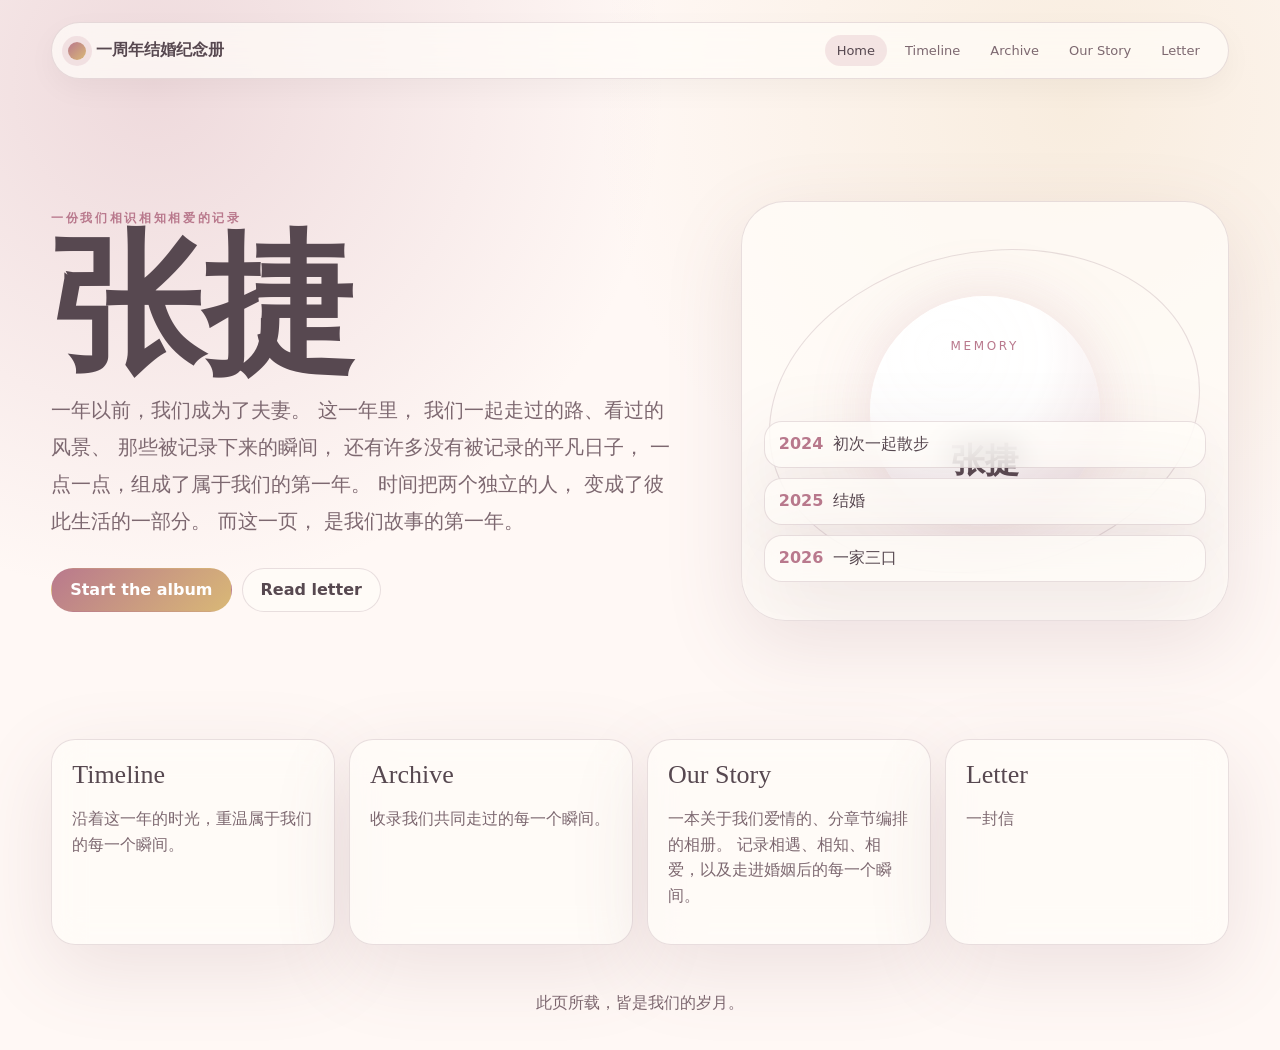
<file: index.html>
<!doctype html>
<html lang="en">
  <head>
    <meta charset="utf-8" />
    <meta name="viewport" content="width=device-width, initial-scale=1" />
    <title>一周年结婚纪念册</title>
    <link rel="stylesheet" href="styles.css" />
  </head>
  <body data-page="home" data-depth="">
    <main id="app" class="app-shell">
      <section class="loading-screen">
        <p>Loading memory album...</p>
      </section>
    </main>
    <script src="site.js" defer></script>
  </body>
</html>
</file>
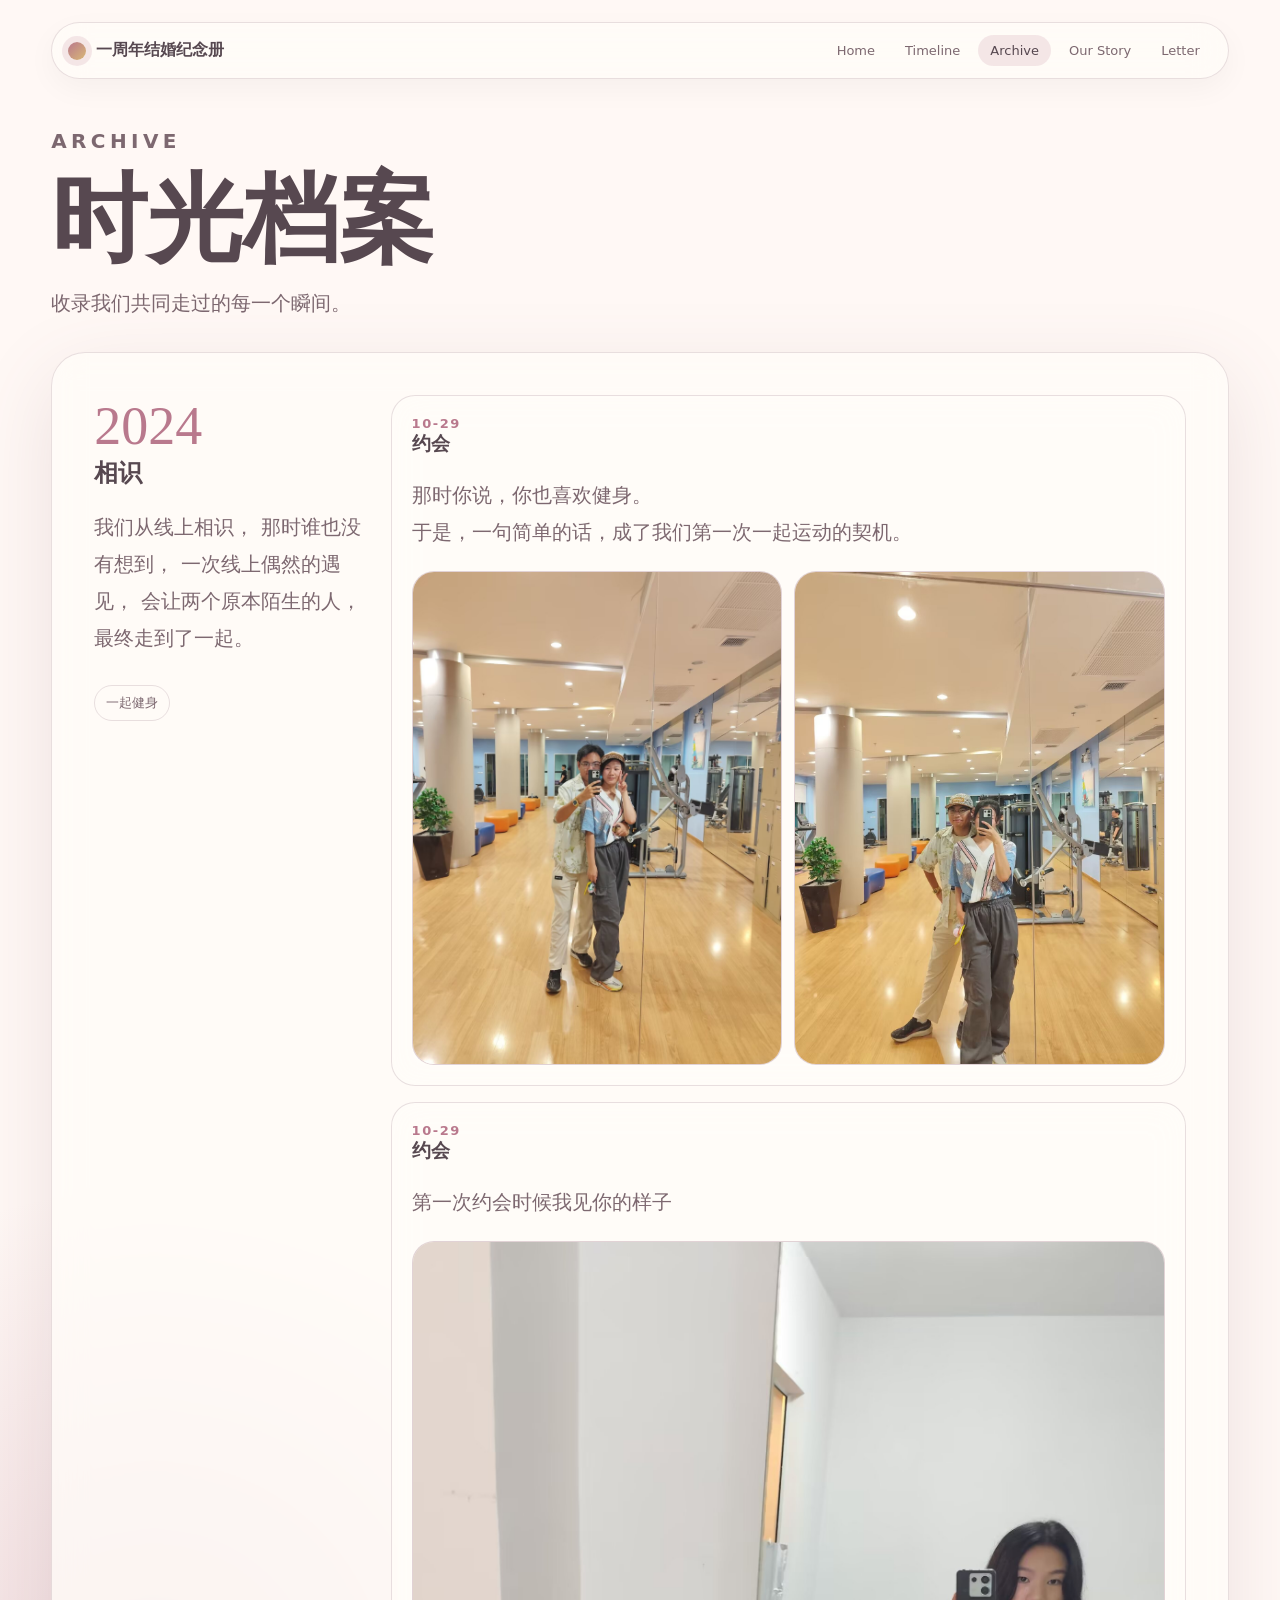
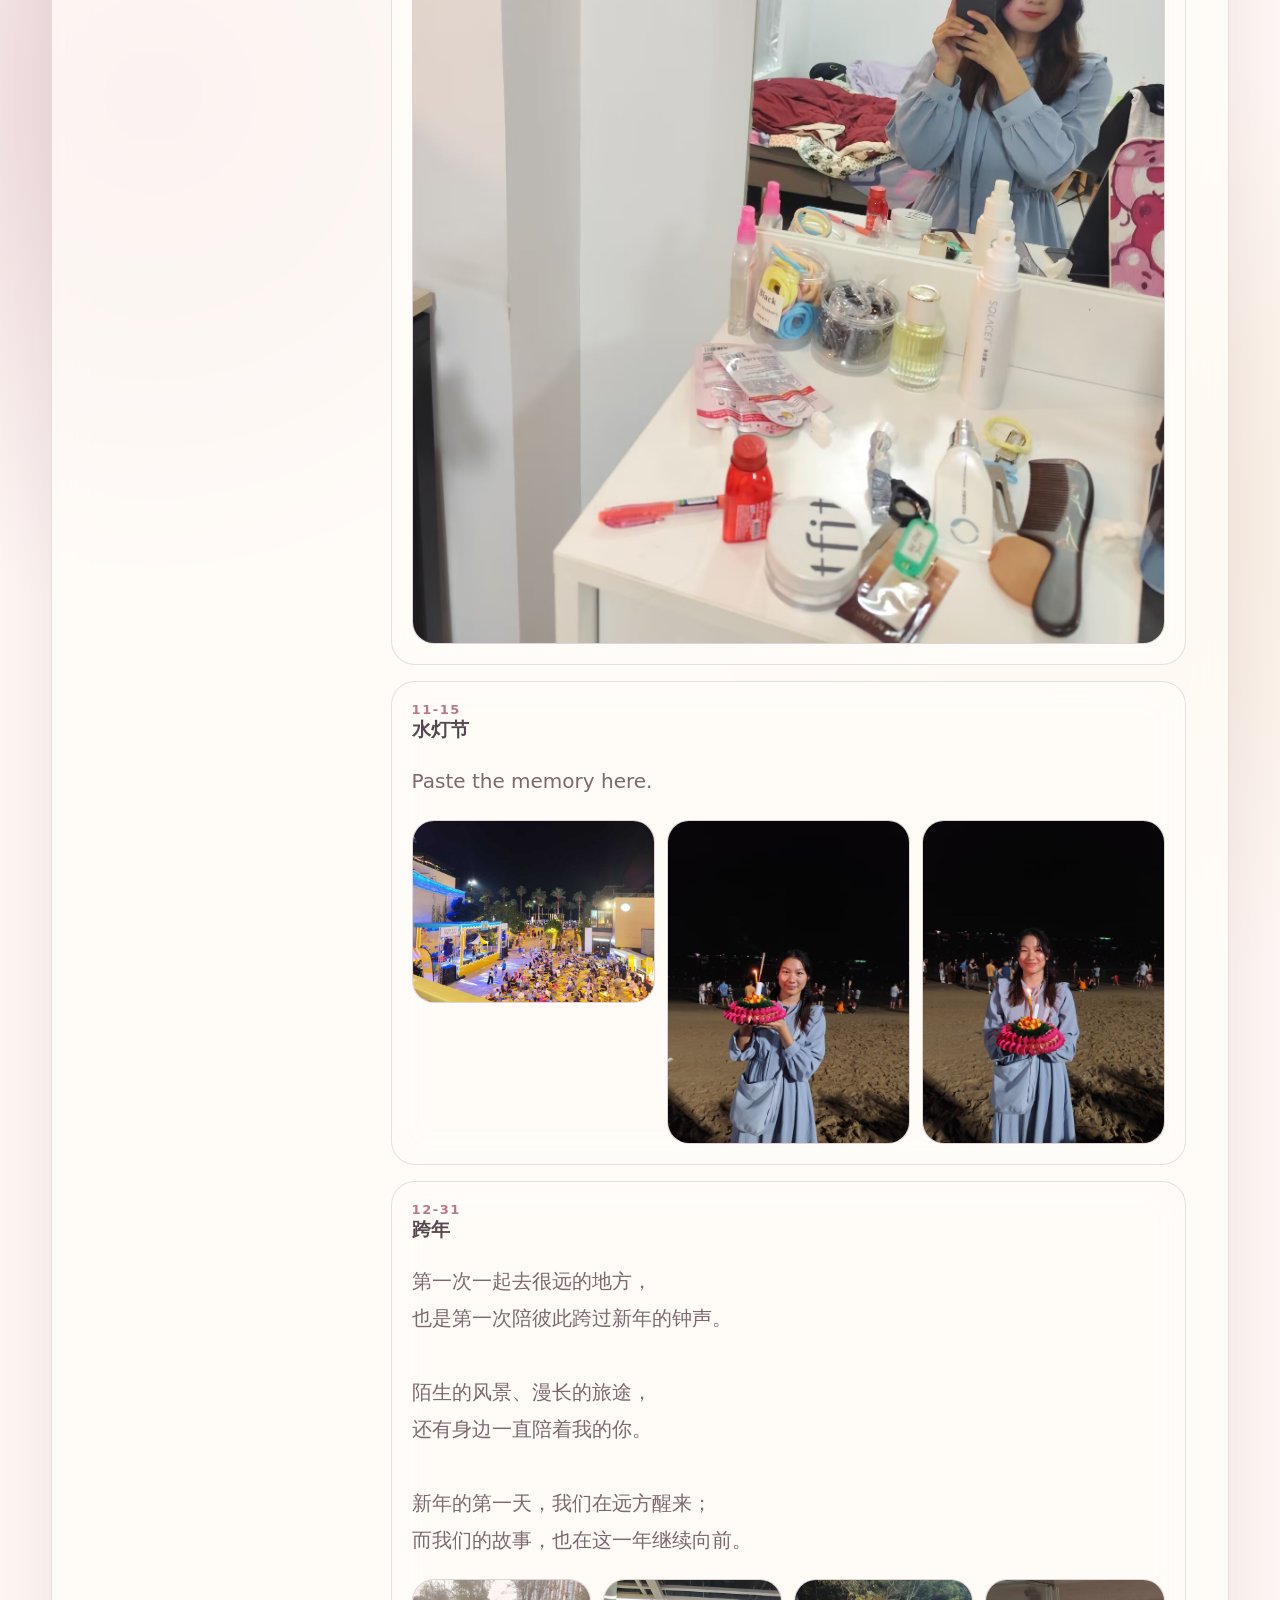
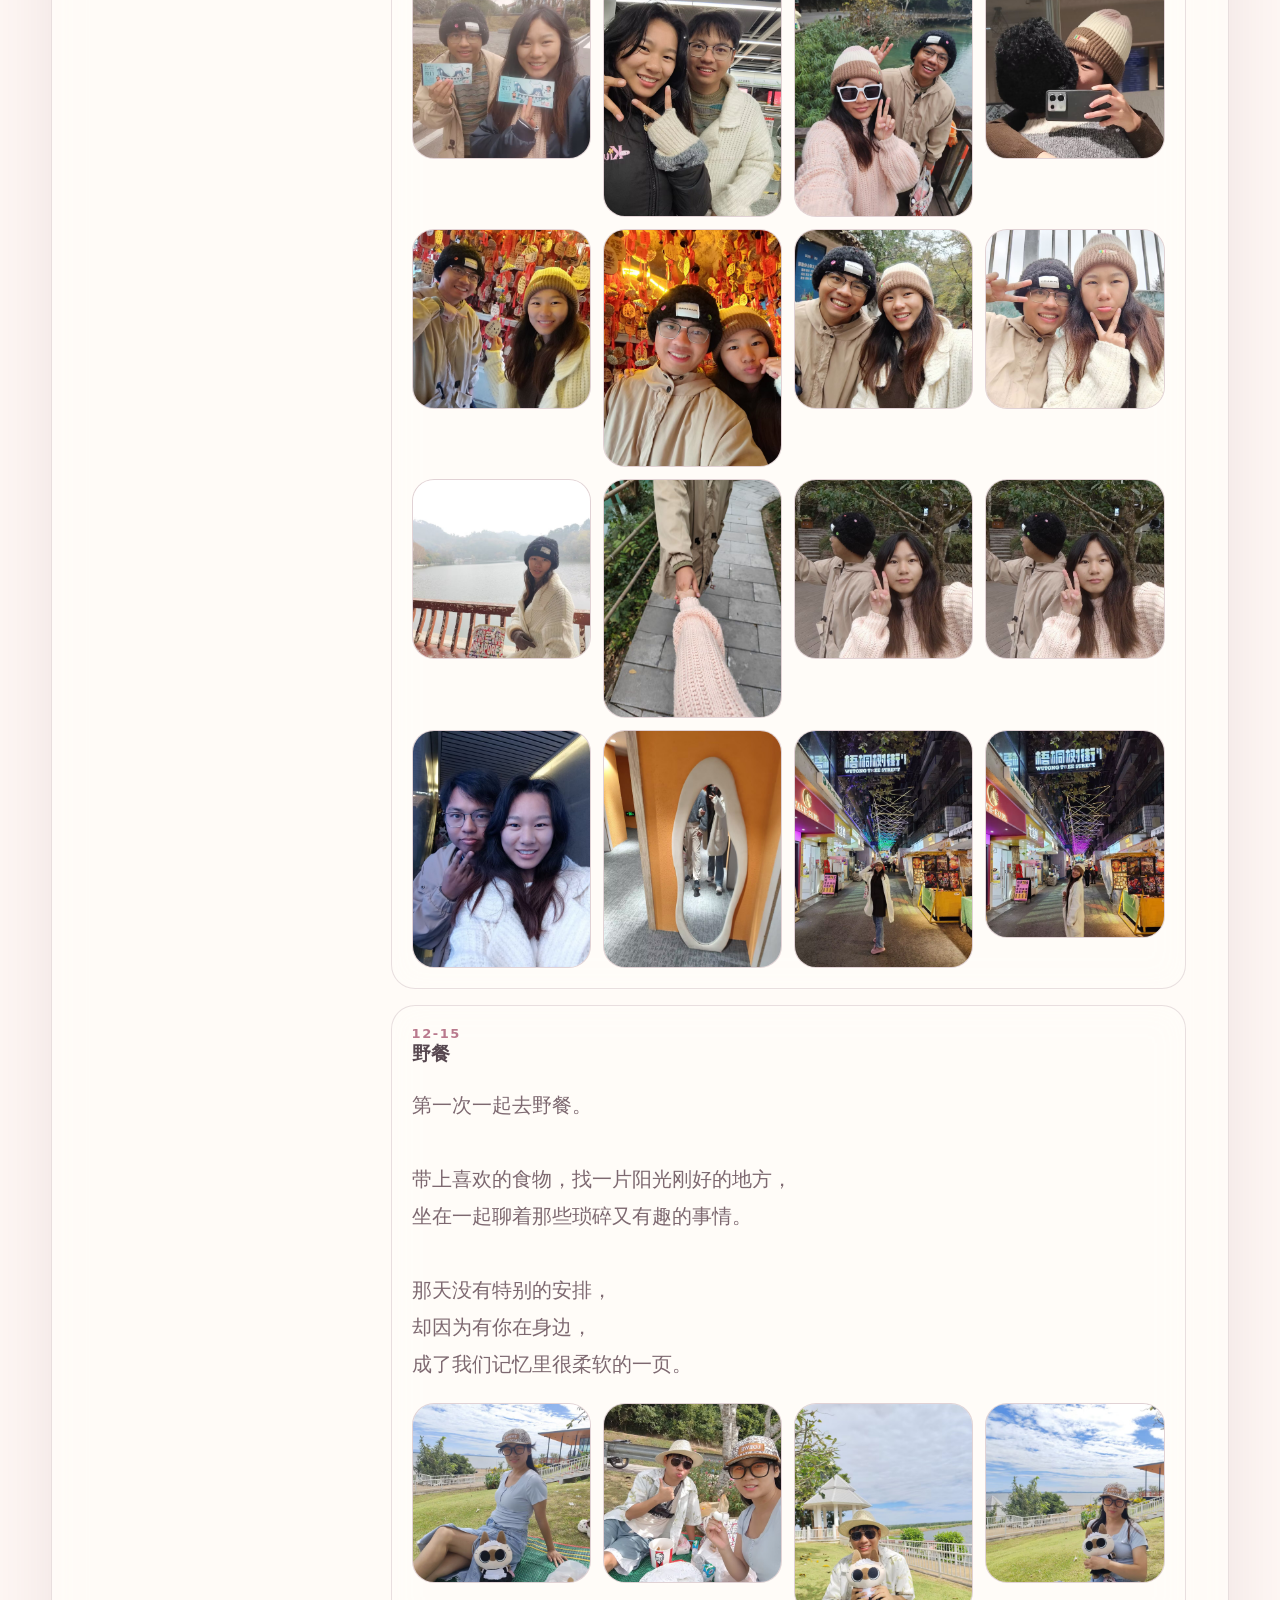
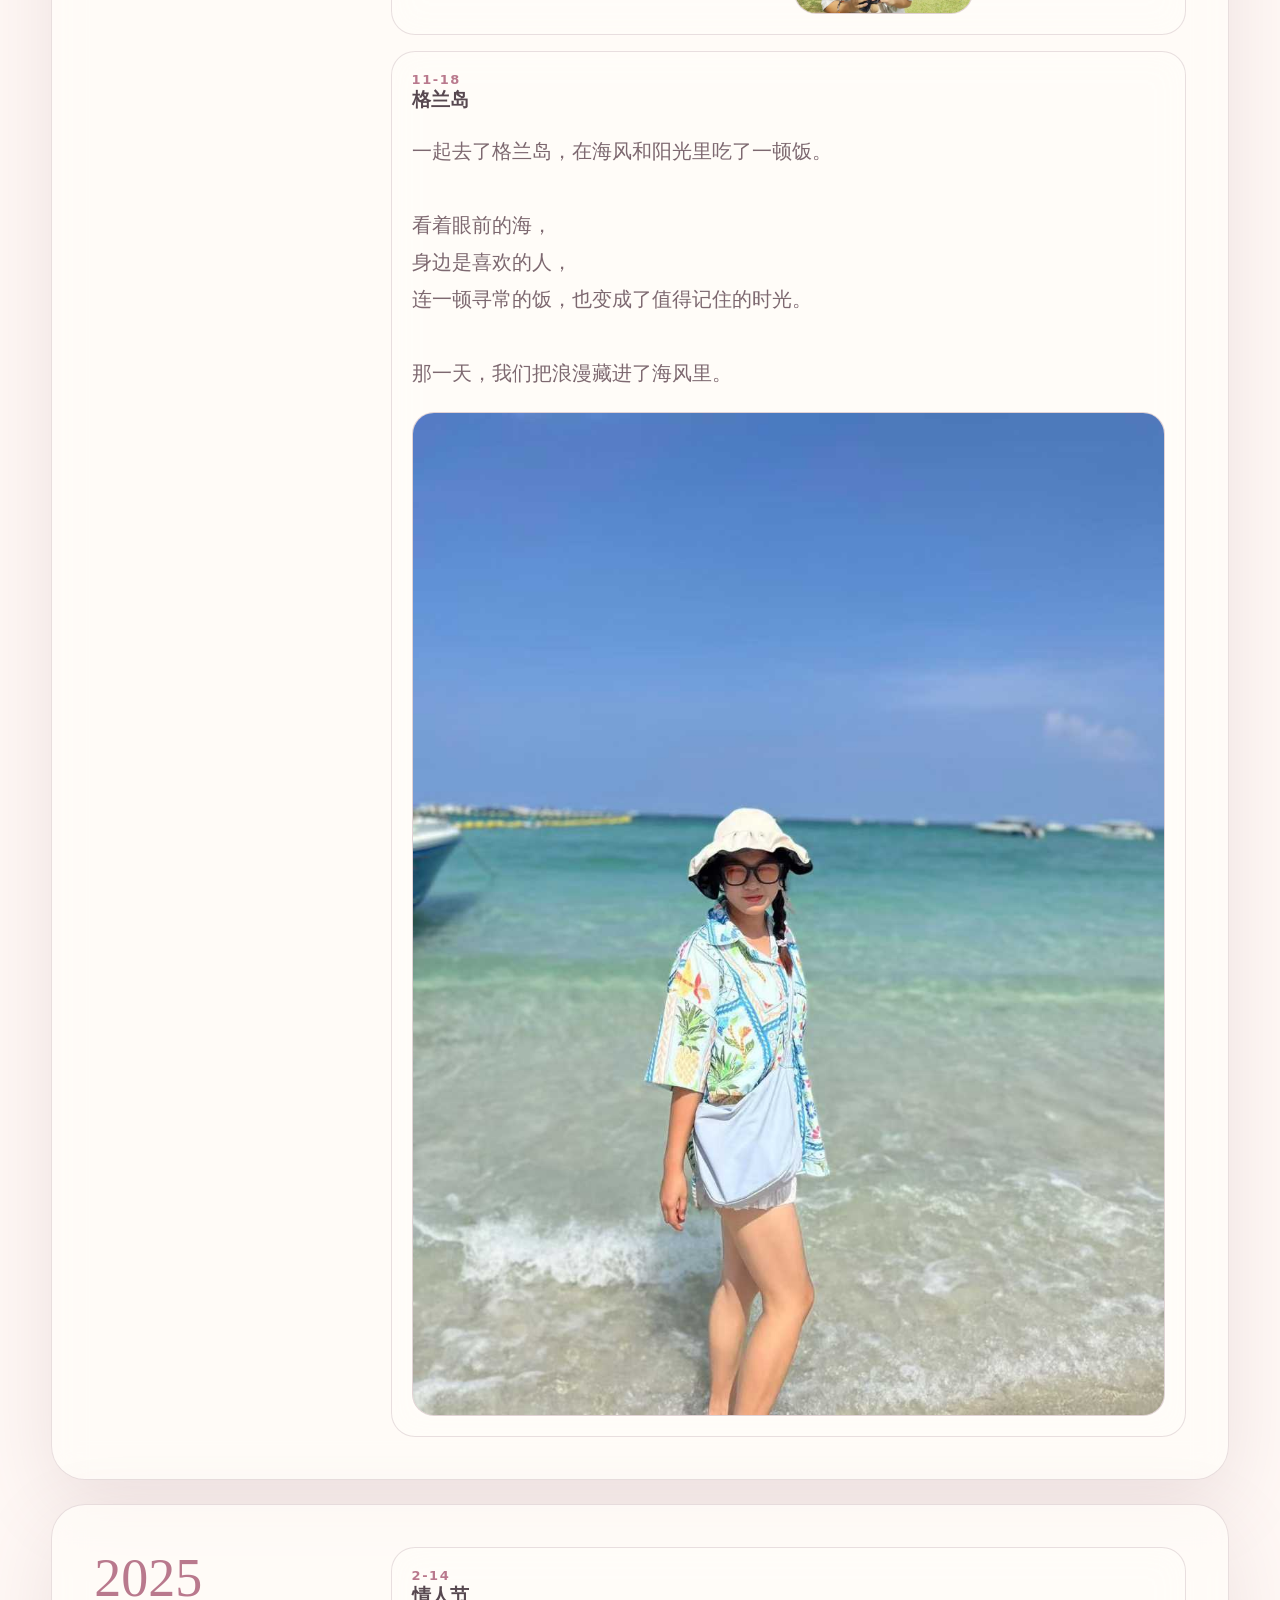
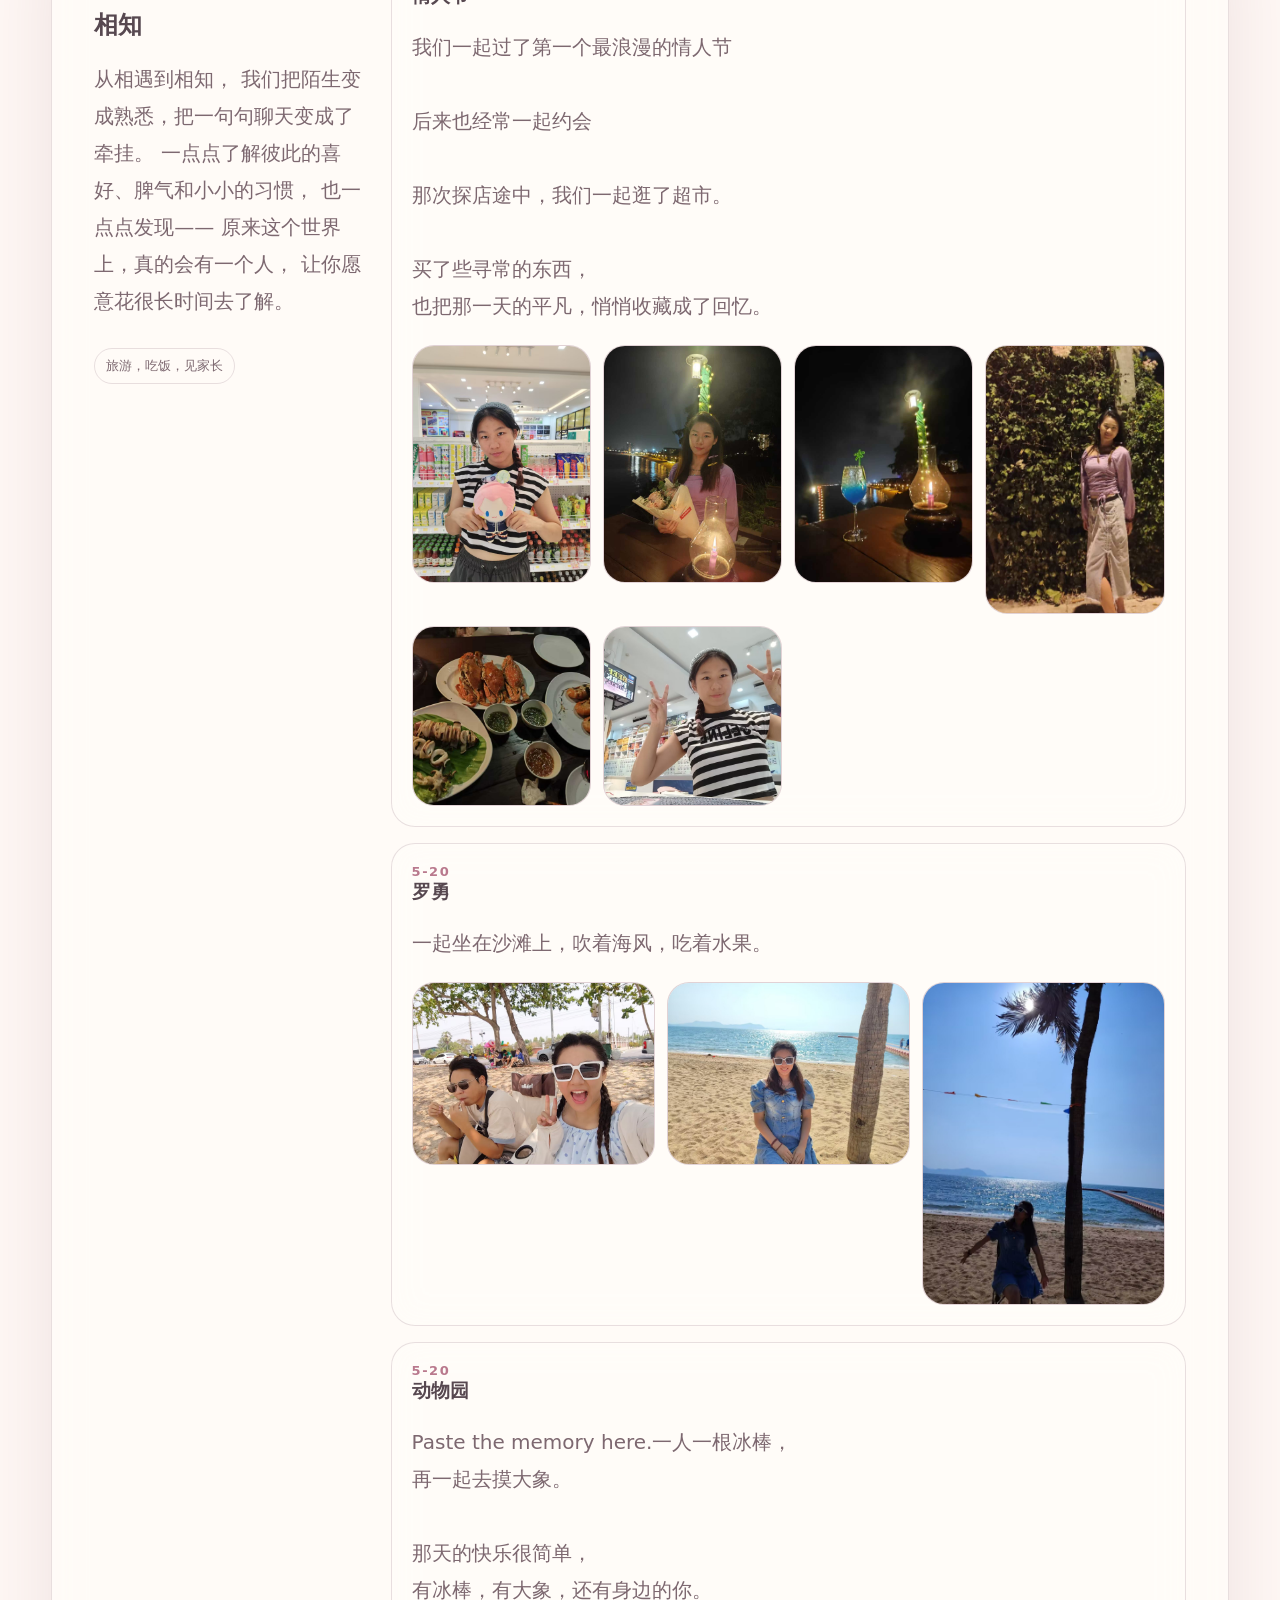
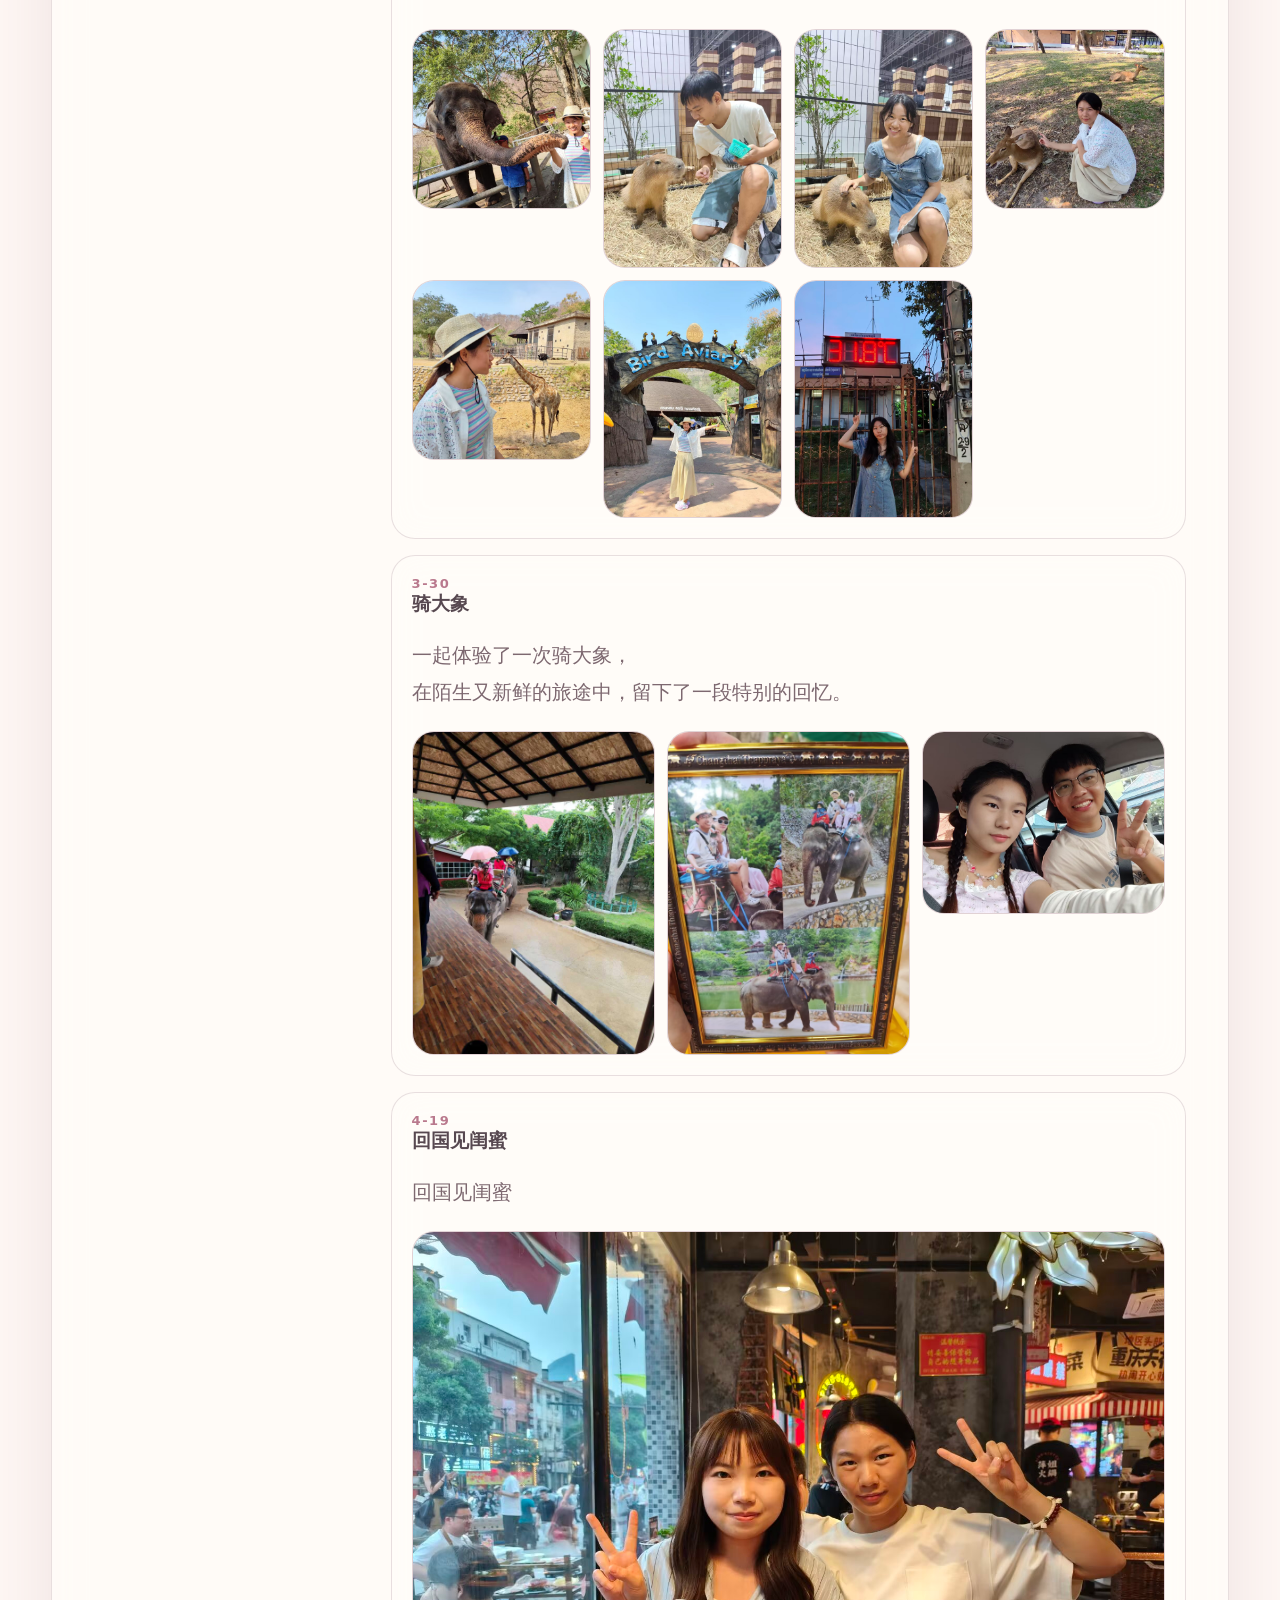
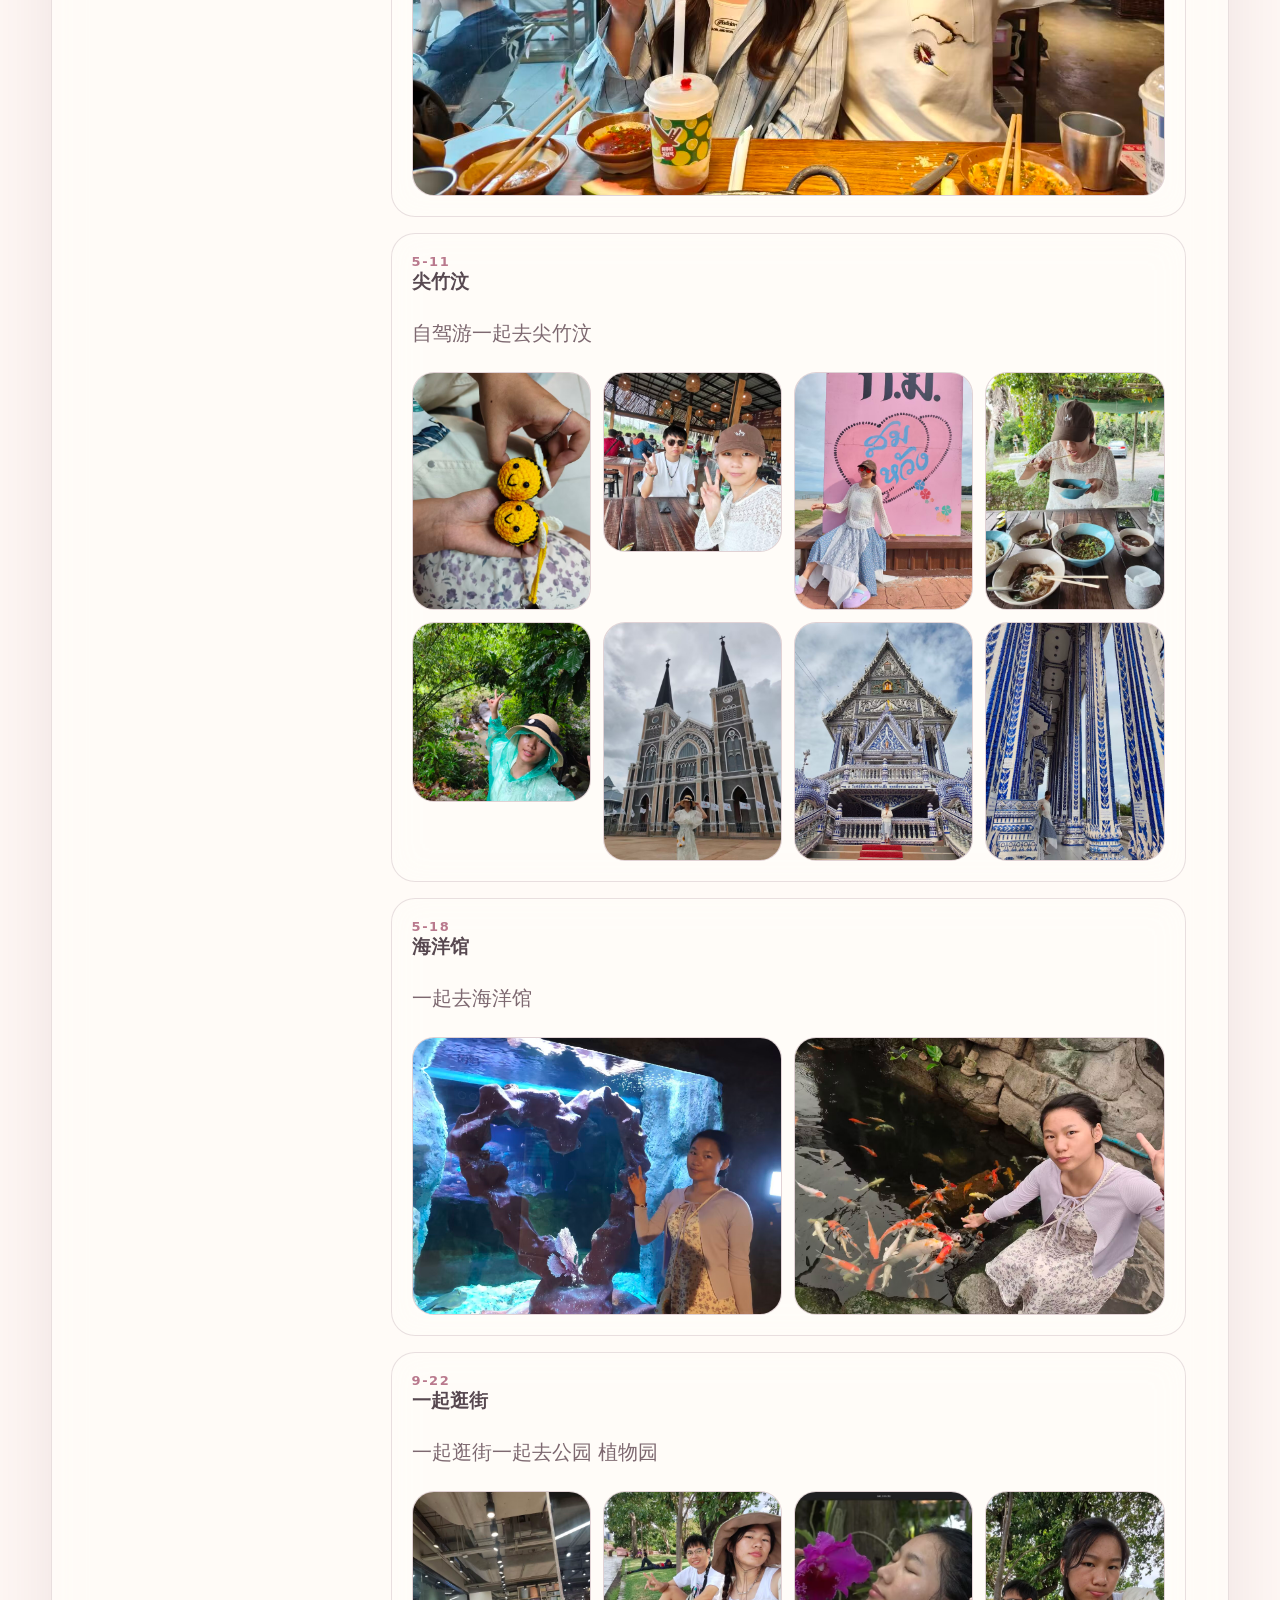
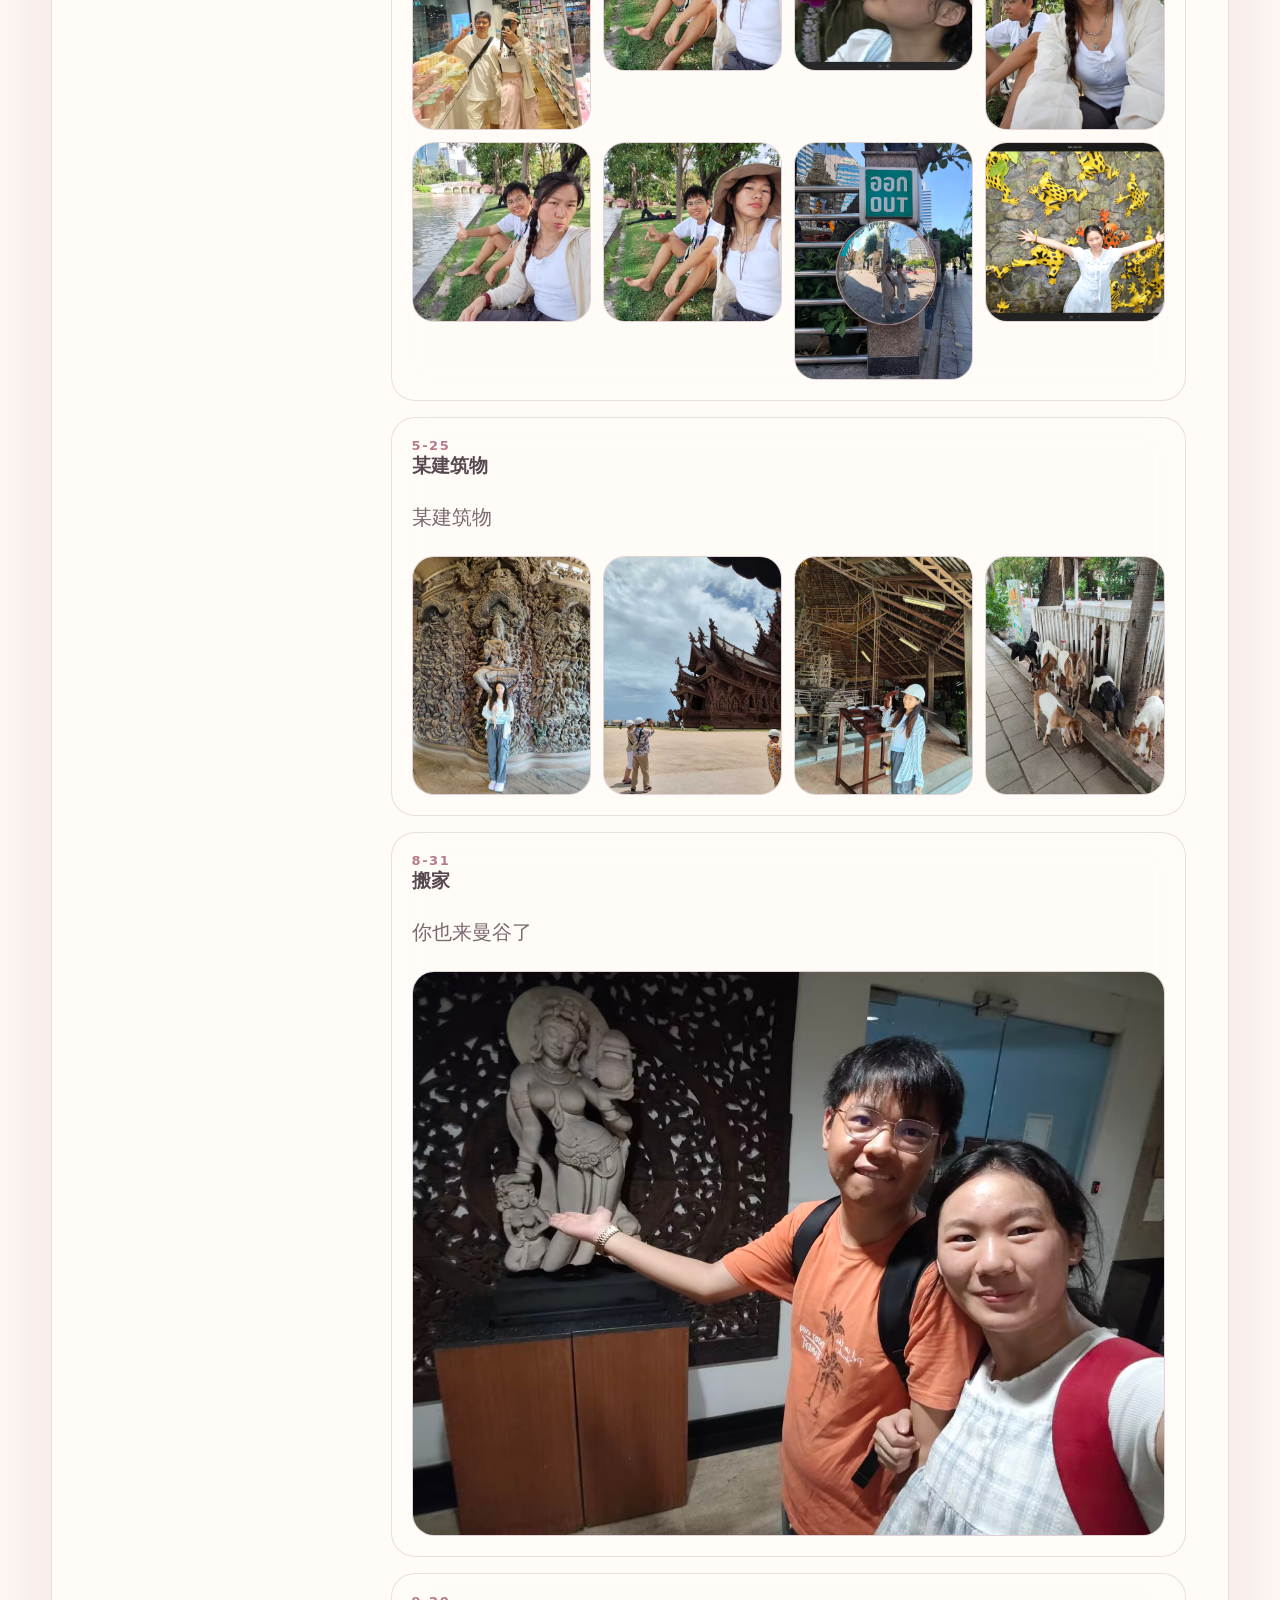
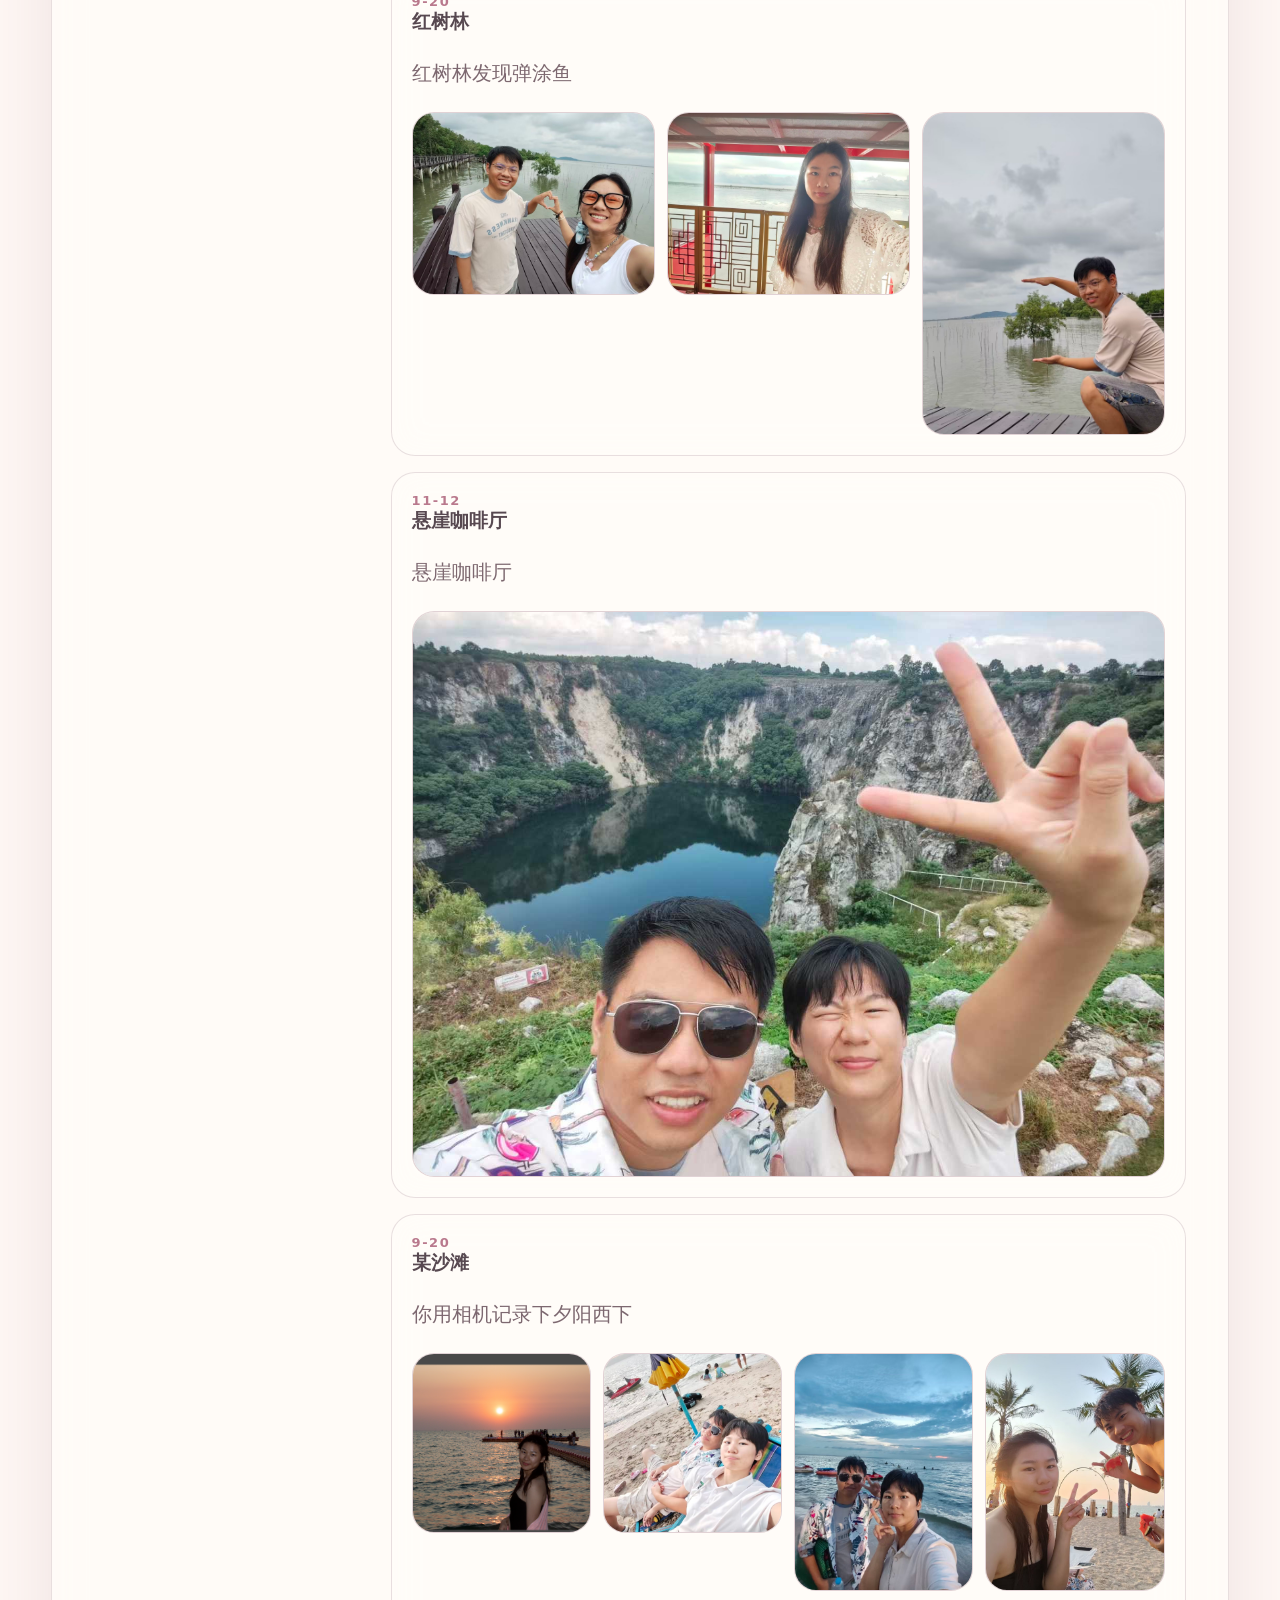
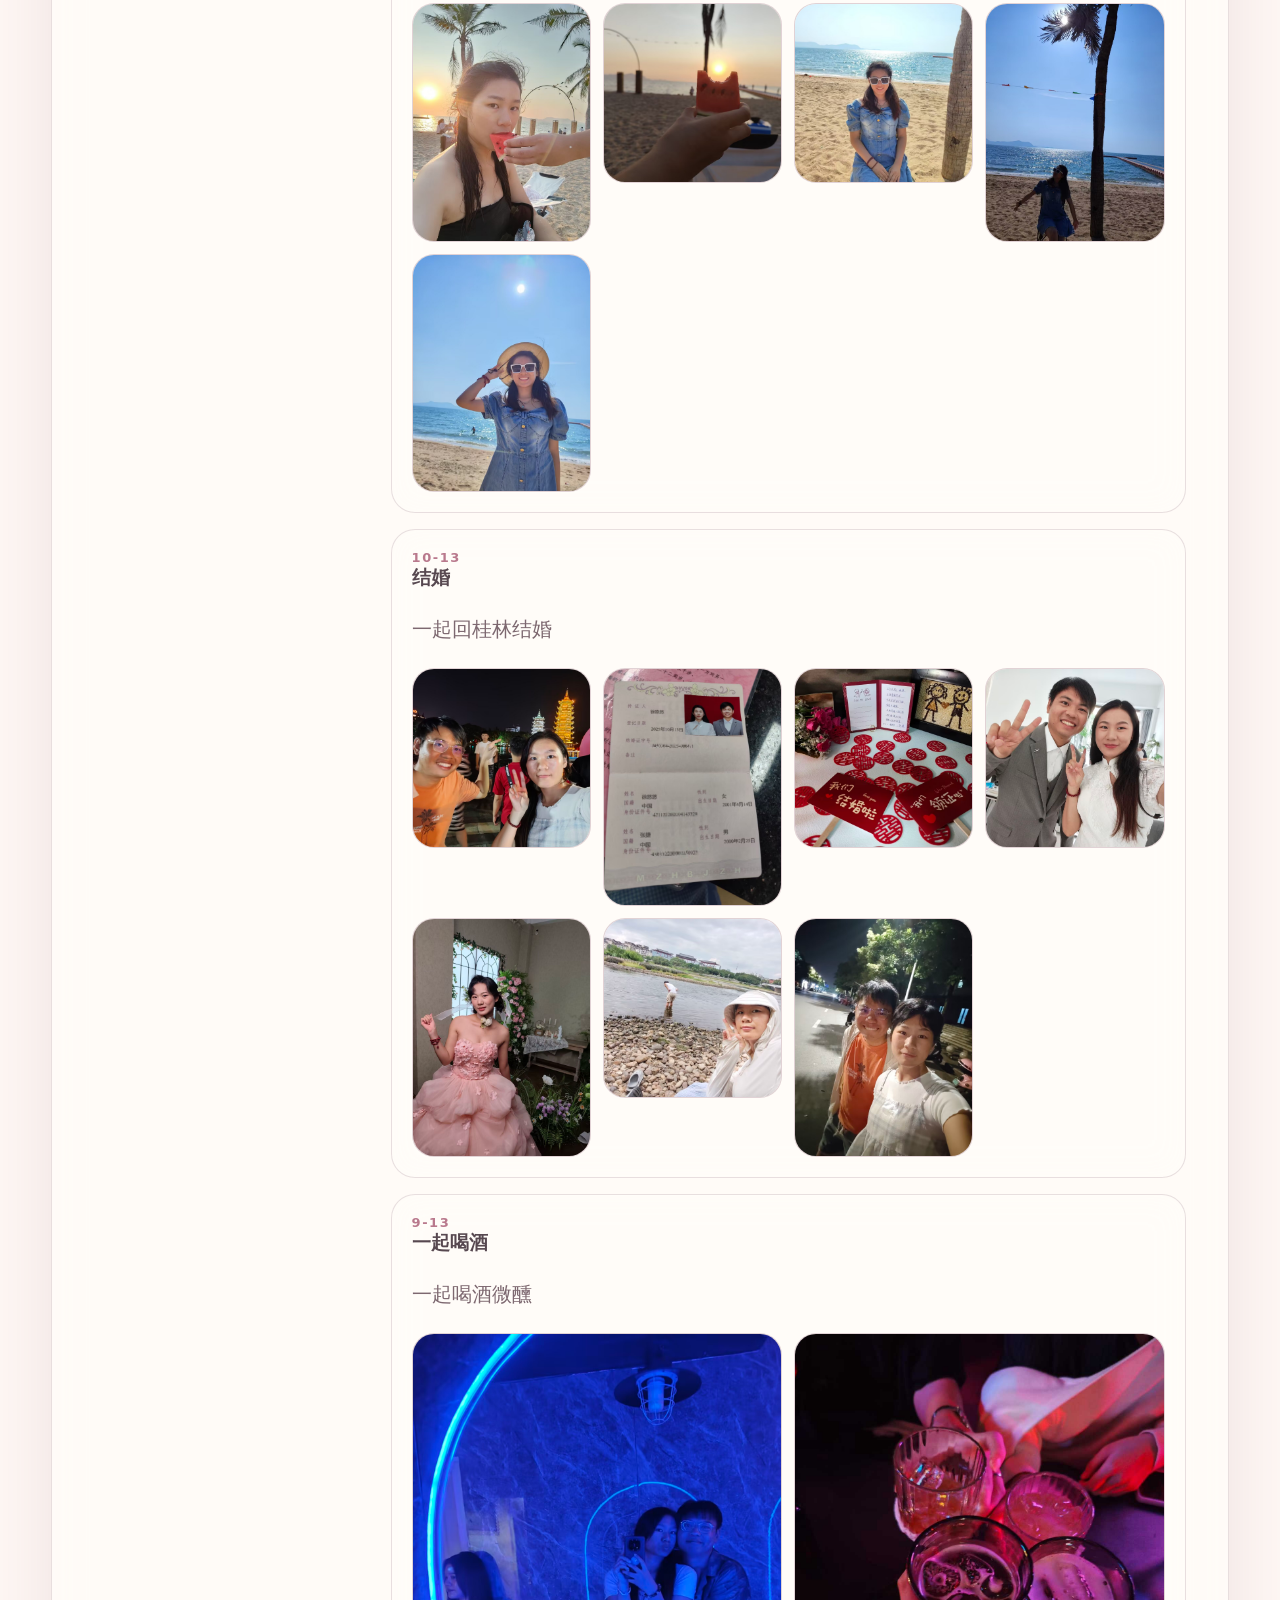
<file: archive/index.html>
<!doctype html>
<html lang="en">
  <head>
    <meta charset="utf-8" />
    <meta name="viewport" content="width=device-width, initial-scale=1" />
    <title>Archive · 一周年结婚纪念册</title>
    <link rel="stylesheet" href="../styles.css" />
  </head>
  <body data-page="archive" data-depth="../">
    <main id="app" class="app-shell">
      <section class="loading-screen">
        <p>Loading memory album...</p>
      </section>
    </main>
    <script src="../site.js" defer></script>
  </body>
</html>
</file>
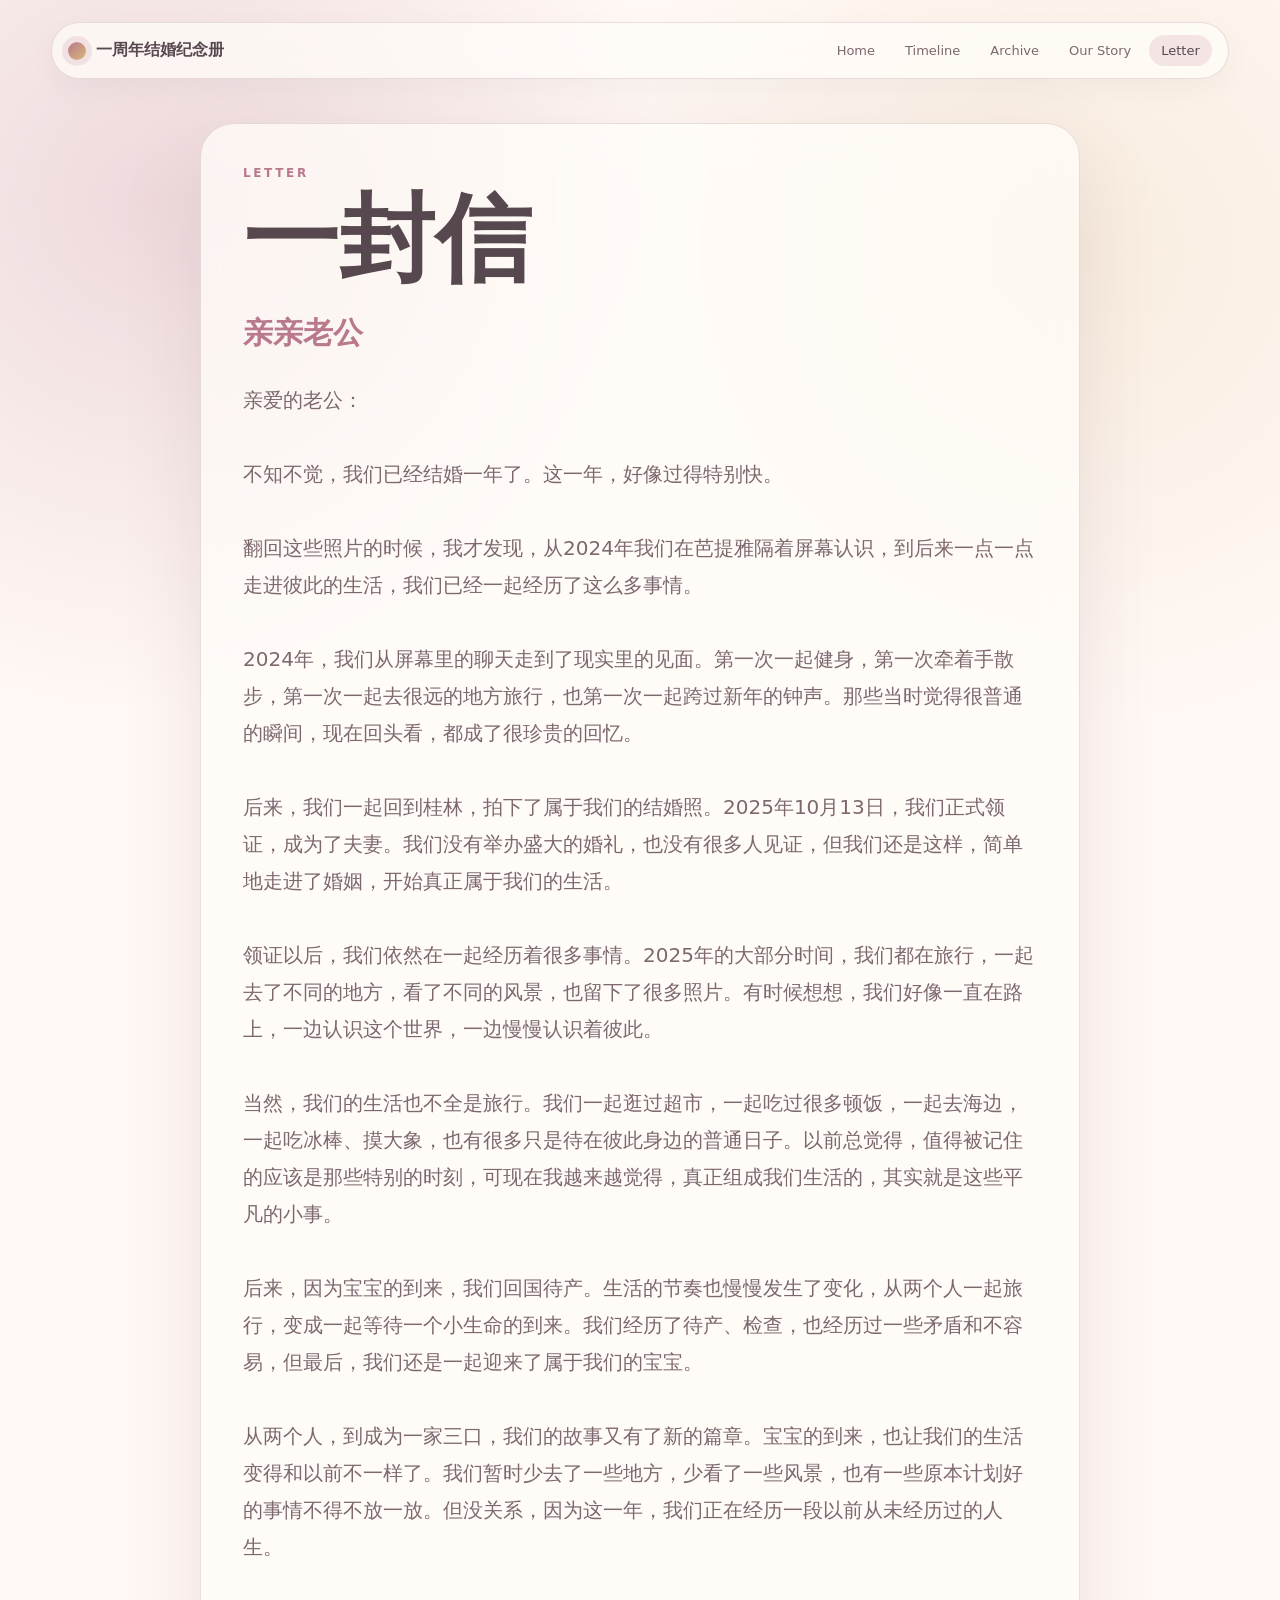
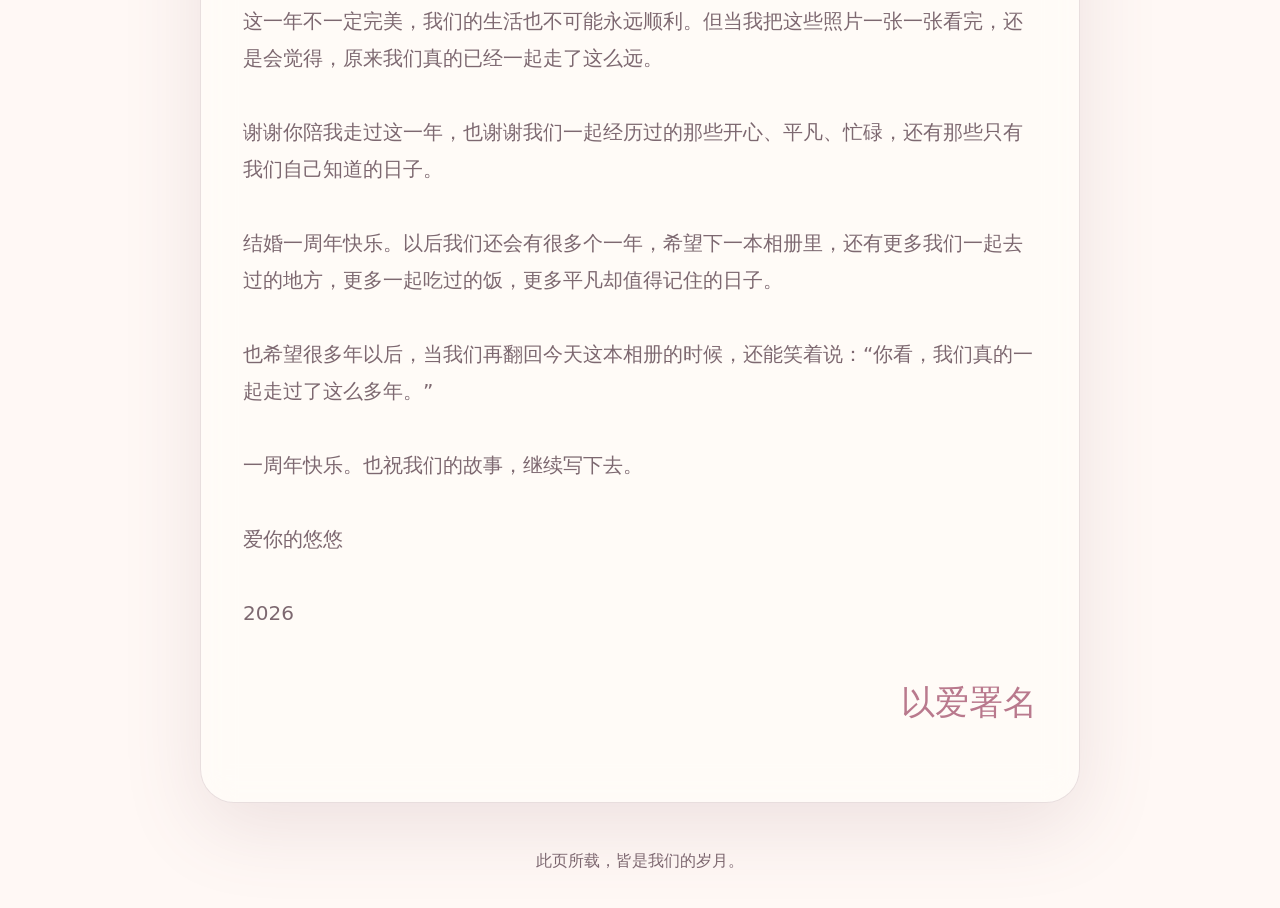
<file: letter/index.html>
<!doctype html>
<html lang="en">
  <head>
    <meta charset="utf-8" />
    <meta name="viewport" content="width=device-width, initial-scale=1" />
    <title>Letter · 一周年结婚纪念册</title>
    <link rel="stylesheet" href="../styles.css" />
  </head>
  <body data-page="letter" data-depth="../">
    <main id="app" class="app-shell">
      <section class="loading-screen">
        <p>Loading memory album...</p>
      </section>
    </main>
    <script src="../site.js" defer></script>
  </body>
</html>
</file>
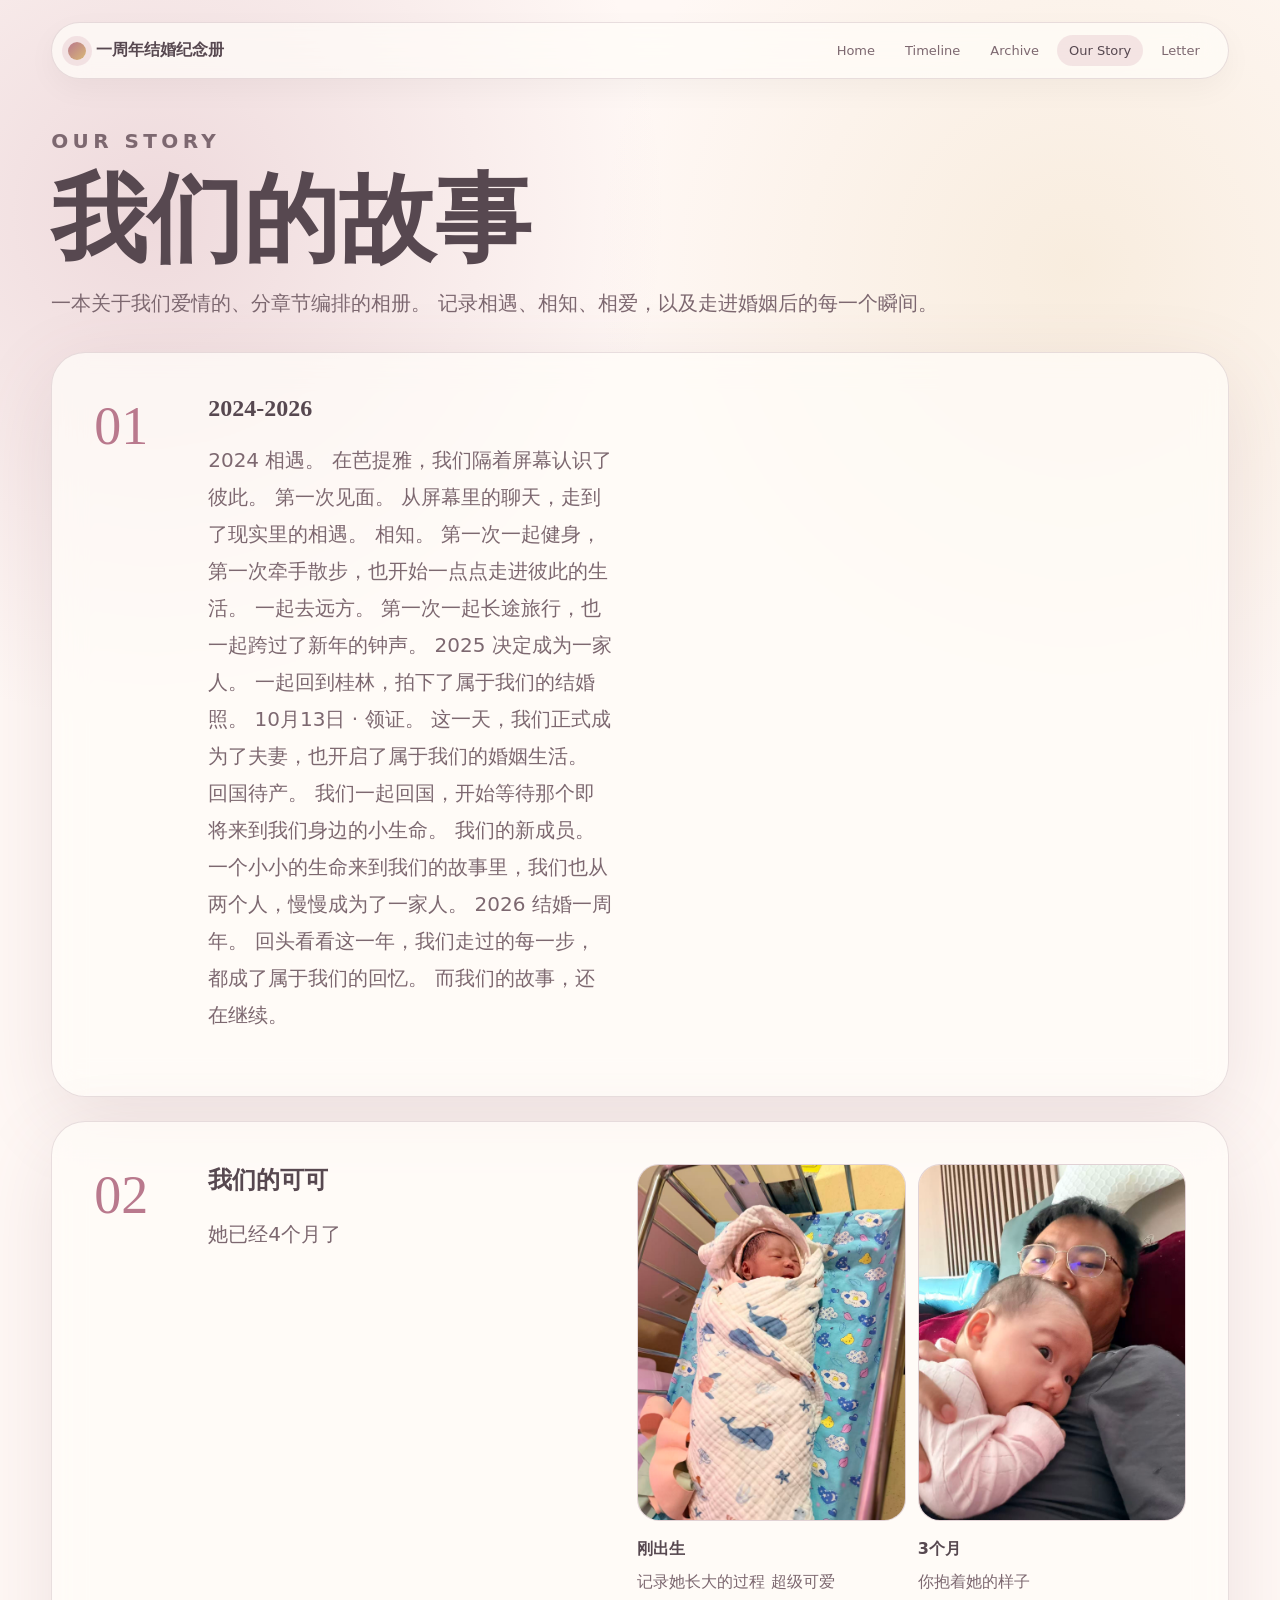
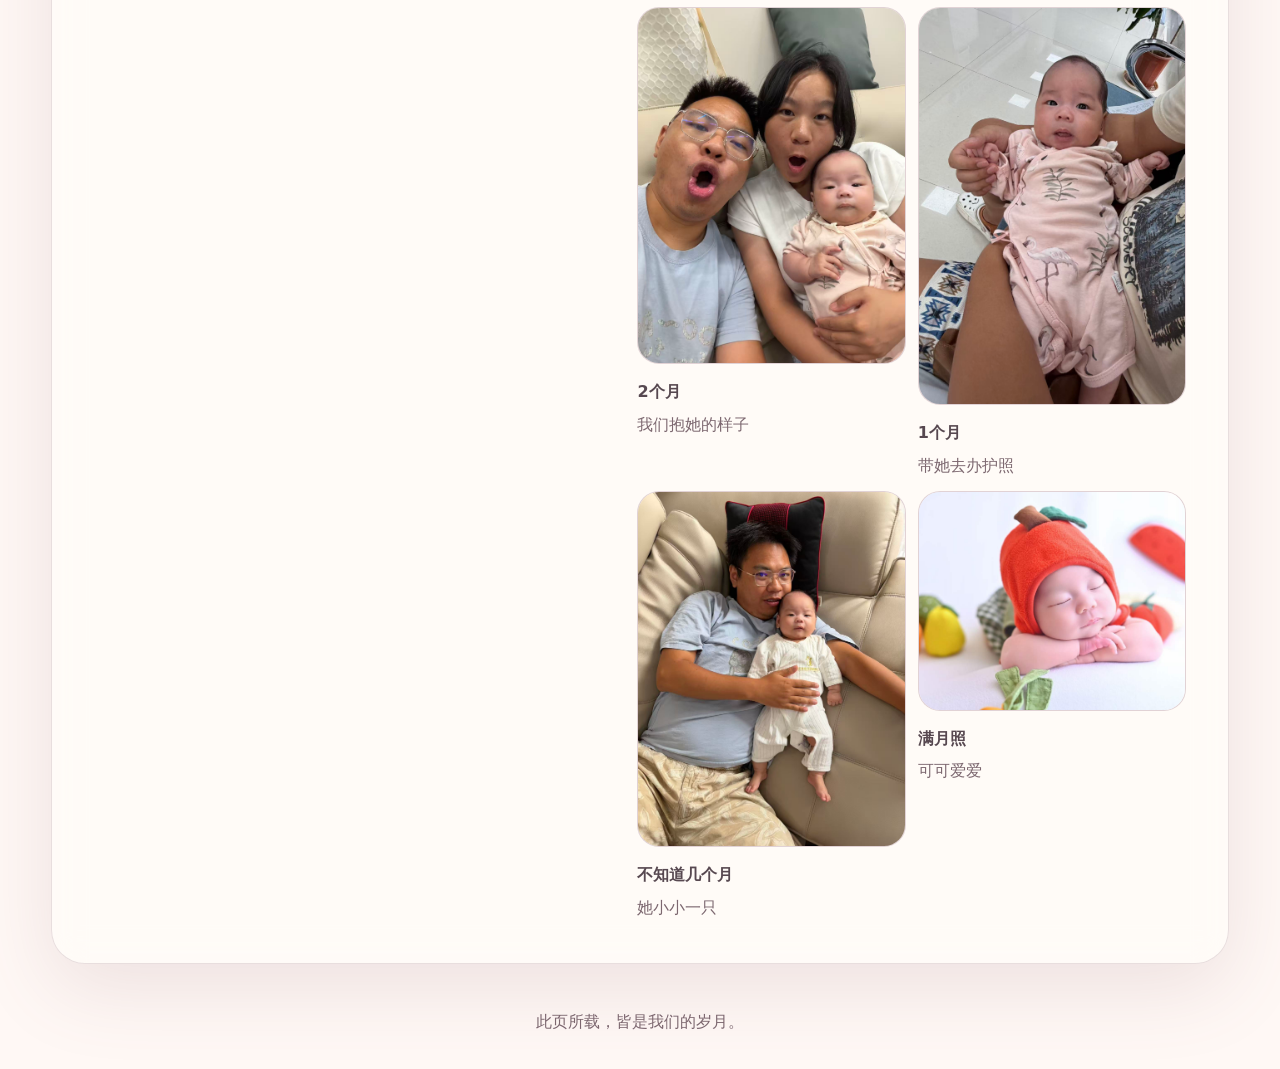
<file: our-story/index.html>
<!doctype html>
<html lang="en">
  <head>
    <meta charset="utf-8" />
    <meta name="viewport" content="width=device-width, initial-scale=1" />
    <title>Our Story · 一周年结婚纪念册</title>
    <link rel="stylesheet" href="../styles.css" />
  </head>
  <body data-page="our-story" data-depth="../">
    <main id="app" class="app-shell">
      <section class="loading-screen">
        <p>Loading memory album...</p>
      </section>
    </main>
    <script src="../site.js" defer></script>
  </body>
</html>
</file>
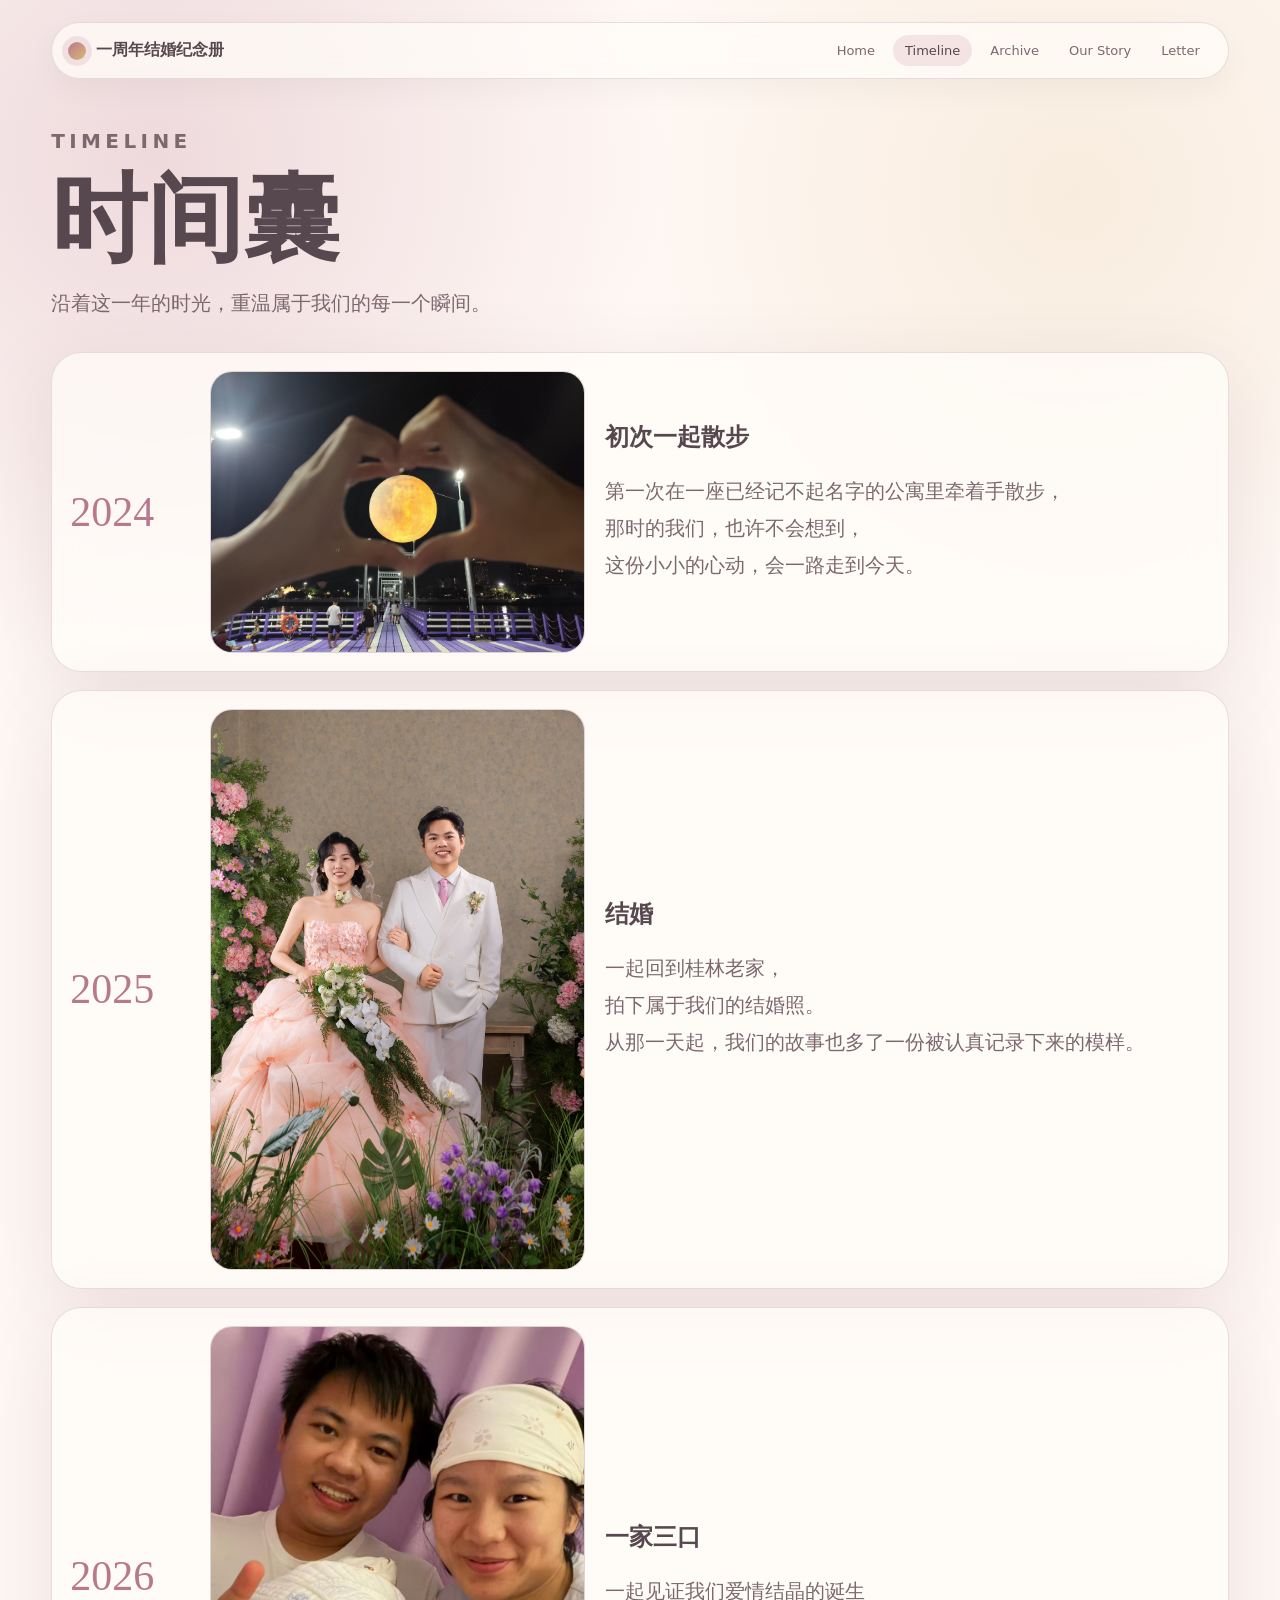
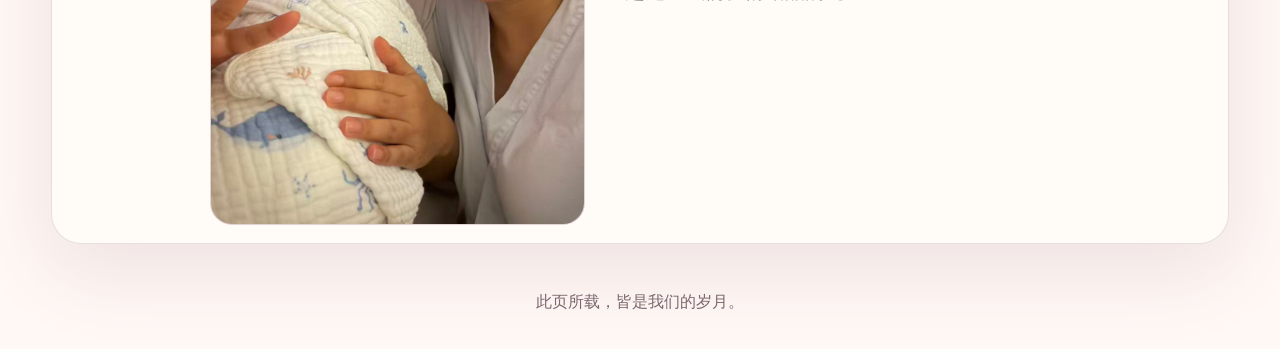
<file: timeline/index.html>
<!doctype html>
<html lang="en">
  <head>
    <meta charset="utf-8" />
    <meta name="viewport" content="width=device-width, initial-scale=1" />
    <title>Timeline · 一周年结婚纪念册</title>
    <link rel="stylesheet" href="../styles.css" />
  </head>
  <body data-page="timeline" data-depth="../">
    <main id="app" class="app-shell">
      <section class="loading-screen">
        <p>Loading memory album...</p>
      </section>
    </main>
    <script src="../site.js" defer></script>
  </body>
</html>
</file>
<file: styles.css>
:root {
  color-scheme: light;
  --bg: #fff8f5;
  --surface: rgba(255, 252, 249, 0.72);
  --surface-strong: rgba(255, 255, 255, 0.9);
  --ink: #574850;
  --muted: #7d6870;
  --line: rgba(129, 91, 104, 0.18);
  --accent: #b9798d;
  --accent-2: #d9b876;
  --shadow: 0 24px 80px rgba(126, 83, 98, 0.14);
  --font-display: Georgia, "Times New Roman", serif;
  --font-body: ui-sans-serif, system-ui, -apple-system, BlinkMacSystemFont, "Segoe UI", sans-serif;
}

[data-theme="paper-scrapbook"] {
  --bg: #f6eedc;
  --surface: rgba(255, 250, 235, 0.78);
  --surface-strong: #fff8e6;
  --ink: #26322b;
  --muted: #6b6658;
  --line: rgba(47, 58, 50, 0.22);
  --accent: #c85f43;
  --accent-2: #e5b949;
  --shadow: 0 22px 60px rgba(77, 60, 38, 0.13);
  --font-display: "Courier New", ui-monospace, monospace;
}

[data-theme="midnight-gallery"] {
  color-scheme: dark;
  --bg: #10151d;
  --surface: rgba(29, 39, 52, 0.72);
  --surface-strong: rgba(22, 29, 40, 0.94);
  --ink: #edf6f5;
  --muted: #a9bab7;
  --line: rgba(190, 224, 218, 0.2);
  --accent: #9fd0c8;
  --accent-2: #f0b86f;
  --shadow: 0 28px 80px rgba(0, 0, 0, 0.34);
}

* {
  box-sizing: border-box;
}

body {
  margin: 0;
  background:
    radial-gradient(circle at 12% 8%, color-mix(in srgb, var(--accent) 24%, transparent), transparent 32rem),
    radial-gradient(circle at 84% 10%, color-mix(in srgb, var(--accent-2) 18%, transparent), transparent 30rem),
    var(--bg);
  color: var(--ink);
  font-family: var(--font-body);
}

a {
  color: inherit;
}

.app-shell {
  min-height: 100vh;
  padding: 22px clamp(18px, 4vw, 56px) 36px;
}

.site-header {
  display: flex;
  align-items: center;
  justify-content: space-between;
  gap: 18px;
  max-width: 1180px;
  margin: 0 auto 44px;
  padding: 12px 16px;
  border: 1px solid var(--line);
  border-radius: 999px;
  background: var(--surface);
  box-shadow: 0 10px 30px rgba(0, 0, 0, 0.04);
  backdrop-filter: blur(18px);
}

.brand {
  display: inline-flex;
  align-items: center;
  gap: 10px;
  text-decoration: none;
  font-weight: 700;
}

.brand-mark {
  width: 18px;
  height: 18px;
  border-radius: 50%;
  background: linear-gradient(135deg, var(--accent), var(--accent-2));
  box-shadow: 0 0 0 6px color-mix(in srgb, var(--accent) 16%, transparent);
}

.site-nav {
  display: flex;
  flex-wrap: wrap;
  justify-content: flex-end;
  gap: 6px;
}

.nav-link {
  border-radius: 999px;
  padding: 8px 12px;
  color: var(--muted);
  font-size: 13px;
  text-decoration: none;
}

.nav-link.is-active {
  background: color-mix(in srgb, var(--accent) 16%, transparent);
  color: var(--ink);
}

.hero,
.page-title,
.timeline-track,
.archive-year,
.story-chapter,
.letter-page,
.letter-lock,
.section-grid {
  max-width: 1180px;
  margin-left: auto;
  margin-right: auto;
}

.hero {
  display: grid;
  min-height: 64vh;
  grid-template-columns: minmax(0, 1fr) minmax(280px, 0.78fr);
  align-items: center;
  gap: clamp(28px, 5vw, 72px);
}

.eyebrow {
  margin: 0 0 14px;
  color: var(--accent);
  font-size: 12px;
  font-weight: 800;
  letter-spacing: 0.22em;
  text-transform: uppercase;
}

h1,
h2,
h3 {
  margin: 0;
  font-family: var(--font-display);
  letter-spacing: 0;
}

.hero h1 {
  font-size: clamp(4rem, 12vw, 9.5rem);
  line-height: 0.86;
}

.hero-intro,
.page-title p,
.timeline-copy p,
.year-heading p,
.post p,
.story-chapter p,
.letter-body p,
.letter-lock p {
  color: var(--muted);
  font-size: clamp(16px, 2vw, 20px);
  line-height: 1.85;
}

.hero-actions,
.tag-row {
  display: flex;
  flex-wrap: wrap;
  gap: 10px;
  margin-top: 28px;
}

.button {
  display: inline-flex;
  align-items: center;
  justify-content: center;
  min-height: 44px;
  border: 1px solid var(--line);
  border-radius: 999px;
  padding: 0 18px;
  text-decoration: none;
  font-weight: 800;
}

.button.primary {
  border-color: transparent;
  background: linear-gradient(135deg, var(--accent), var(--accent-2));
  color: #fff;
}

.button.ghost {
  background: var(--surface);
}

.memory-orbit {
  position: relative;
  min-height: 420px;
  border: 1px solid var(--line);
  border-radius: 44px;
  background: var(--surface);
  box-shadow: var(--shadow);
  overflow: hidden;
}

.memory-orbit::before {
  content: "";
  position: absolute;
  inset: 12%;
  border: 1px solid var(--line);
  border-radius: 50%;
  transform: rotate(-12deg) scaleX(1.18);
}

.orbit-core {
  position: absolute;
  inset: 50% auto auto 50%;
  width: 230px;
  aspect-ratio: 1;
  transform: translate(-50%, -50%);
  display: grid;
  place-items: center;
  text-align: center;
  border-radius: 50%;
  background: radial-gradient(circle at 34% 25%, #fff, var(--surface-strong) 42%, color-mix(in srgb, var(--accent) 20%, var(--surface)) 100%);
  box-shadow: 0 0 60px color-mix(in srgb, var(--accent) 22%, transparent);
}

.orbit-core span {
  color: var(--accent);
  font-size: 12px;
  letter-spacing: 0.22em;
  text-transform: uppercase;
}

.orbit-core strong {
  display: block;
  font-family: var(--font-display);
  font-size: 34px;
}

.orbit-list {
  position: absolute;
  inset: auto 22px 22px;
  display: grid;
  gap: 10px;
  padding: 0;
  list-style: none;
}

.orbit-list li,
.feature-card,
.timeline-item,
.archive-year,
.post,
.story-chapter,
.letter-page,
.letter-lock {
  border: 1px solid var(--line);
  background: var(--surface);
  box-shadow: var(--shadow);
  backdrop-filter: blur(16px);
}

.orbit-list li {
  border-radius: 18px;
  padding: 12px 14px;
}

.orbit-list span {
  margin-right: 10px;
  color: var(--accent);
  font-weight: 900;
}

.section-grid {
  display: grid;
  grid-template-columns: repeat(4, minmax(0, 1fr));
  gap: 14px;
  margin-top: 40px;
}

.feature-card {
  min-height: 150px;
  border-radius: 24px;
  padding: 20px;
  text-decoration: none;
}

.feature-card span {
  font-family: var(--font-display);
  font-size: 26px;
}

.feature-card p {
  color: var(--muted);
  line-height: 1.6;
}

.page-title {
  margin-bottom: 30px;
}

.page-title h1,
.letter-page h1,
.letter-lock h1 {
  font-size: clamp(3rem, 8vw, 6rem);
  line-height: 0.95;
}

.timeline-track {
  display: grid;
  gap: 18px;
}

.timeline-item {
  display: grid;
  grid-template-columns: 120px minmax(220px, 0.62fr) minmax(0, 1fr);
  gap: 20px;
  align-items: center;
  border-radius: 30px;
  padding: 18px;
}

.timeline-year {
  color: var(--accent);
  font-family: var(--font-display);
  font-size: 42px;
}

.timeline-media,
.archive-images,
.story-gallery {
  display: grid;
  gap: 12px;
}

.timeline-image,
.archive-image,
.story-image,
.image-placeholder {
  width: 100%;
  min-height: 220px;
  border-radius: 22px;
  object-fit: cover;
  border: 1px solid var(--line);
  background: color-mix(in srgb, var(--accent) 12%, var(--surface));
}

.image-placeholder {
  display: grid;
  place-items: center;
  color: var(--muted);
  text-align: center;
}

.archive-year,
.story-chapter,
.letter-page,
.letter-lock {
  border-radius: 34px;
  padding: clamp(22px, 4vw, 42px);
  margin-bottom: 24px;
}

.archive-year {
  display: grid;
  grid-template-columns: 0.34fr minmax(0, 1fr);
  gap: 26px;
}

.year-heading span,
.chapter-number {
  color: var(--accent);
  font-family: var(--font-display);
  font-size: 54px;
}

.tag-row span {
  border: 1px solid var(--line);
  border-radius: 999px;
  padding: 8px 11px;
  color: var(--muted);
  font-size: 13px;
}

.post-stack {
  display: grid;
  gap: 16px;
}

.post {
  border-radius: 24px;
  padding: 20px;
  box-shadow: none;
}

.post-meta {
  color: var(--accent);
  font-size: 13px;
  font-weight: 900;
  letter-spacing: 0.12em;
  text-transform: uppercase;
}

.archive-images {
  grid-template-columns: repeat(auto-fit, minmax(160px, 1fr));
  margin-top: 16px;
}

.archive-image {
  min-height: 180px;
}

.story-chapter {
  display: grid;
  grid-template-columns: 90px minmax(0, 0.85fr) minmax(0, 1.15fr);
  gap: 24px;
}

.story-gallery {
  grid-template-columns: repeat(auto-fit, minmax(180px, 1fr));
}

.story-photo {
  margin: 0;
}

.story-photo figcaption {
  display: grid;
  gap: 8px;
  margin-top: 12px;
  color: var(--muted);
  line-height: 1.55;
}

.story-photo strong {
  color: var(--ink);
}

.letter-page,
.letter-lock {
  max-width: 880px;
}

.letter-page h2 {
  margin-top: 28px;
  color: var(--accent);
  font-size: 30px;
}

.letter-body {
  margin-top: 28px;
}

.signature {
  margin-top: 48px;
  text-align: right;
  color: var(--accent);
  font-family: var(--font-display);
  font-size: 34px;
}

.letter-lock form {
  display: flex;
  gap: 10px;
  margin-top: 24px;
}

.letter-lock input {
  min-width: 0;
  flex: 1;
  border: 1px solid var(--line);
  border-radius: 999px;
  background: var(--surface-strong);
  color: var(--ink);
  font: inherit;
  padding: 0 16px;
}

.error-text {
  color: #b74b4b;
}

.site-footer {
  max-width: 1180px;
  margin: 48px auto 0;
  color: var(--muted);
  text-align: center;
}

.loading-screen {
  min-height: 100vh;
  display: grid;
  place-items: center;
  padding: 24px;
  text-align: center;
}

@media (max-width: 900px) {
  .site-header,
  .hero,
  .timeline-item,
  .archive-year,
  .story-chapter,
  .section-grid {
    grid-template-columns: 1fr;
  }

  .site-header {
    align-items: flex-start;
    border-radius: 24px;
  }

  .hero {
    min-height: auto;
  }

  .memory-orbit {
    min-height: 360px;
  }

  .section-grid {
    margin-top: 24px;
  }
}

@media (max-width: 640px) {
  .app-shell {
    padding: 14px 14px 28px;
  }

  .site-header {
    display: grid;
  }

  .site-nav {
    justify-content: flex-start;
  }

  .hero h1 {
    font-size: 4rem;
  }

  .letter-lock form {
    flex-direction: column;
  }

  .letter-lock input {
    min-height: 44px;
  }
}
</file>
